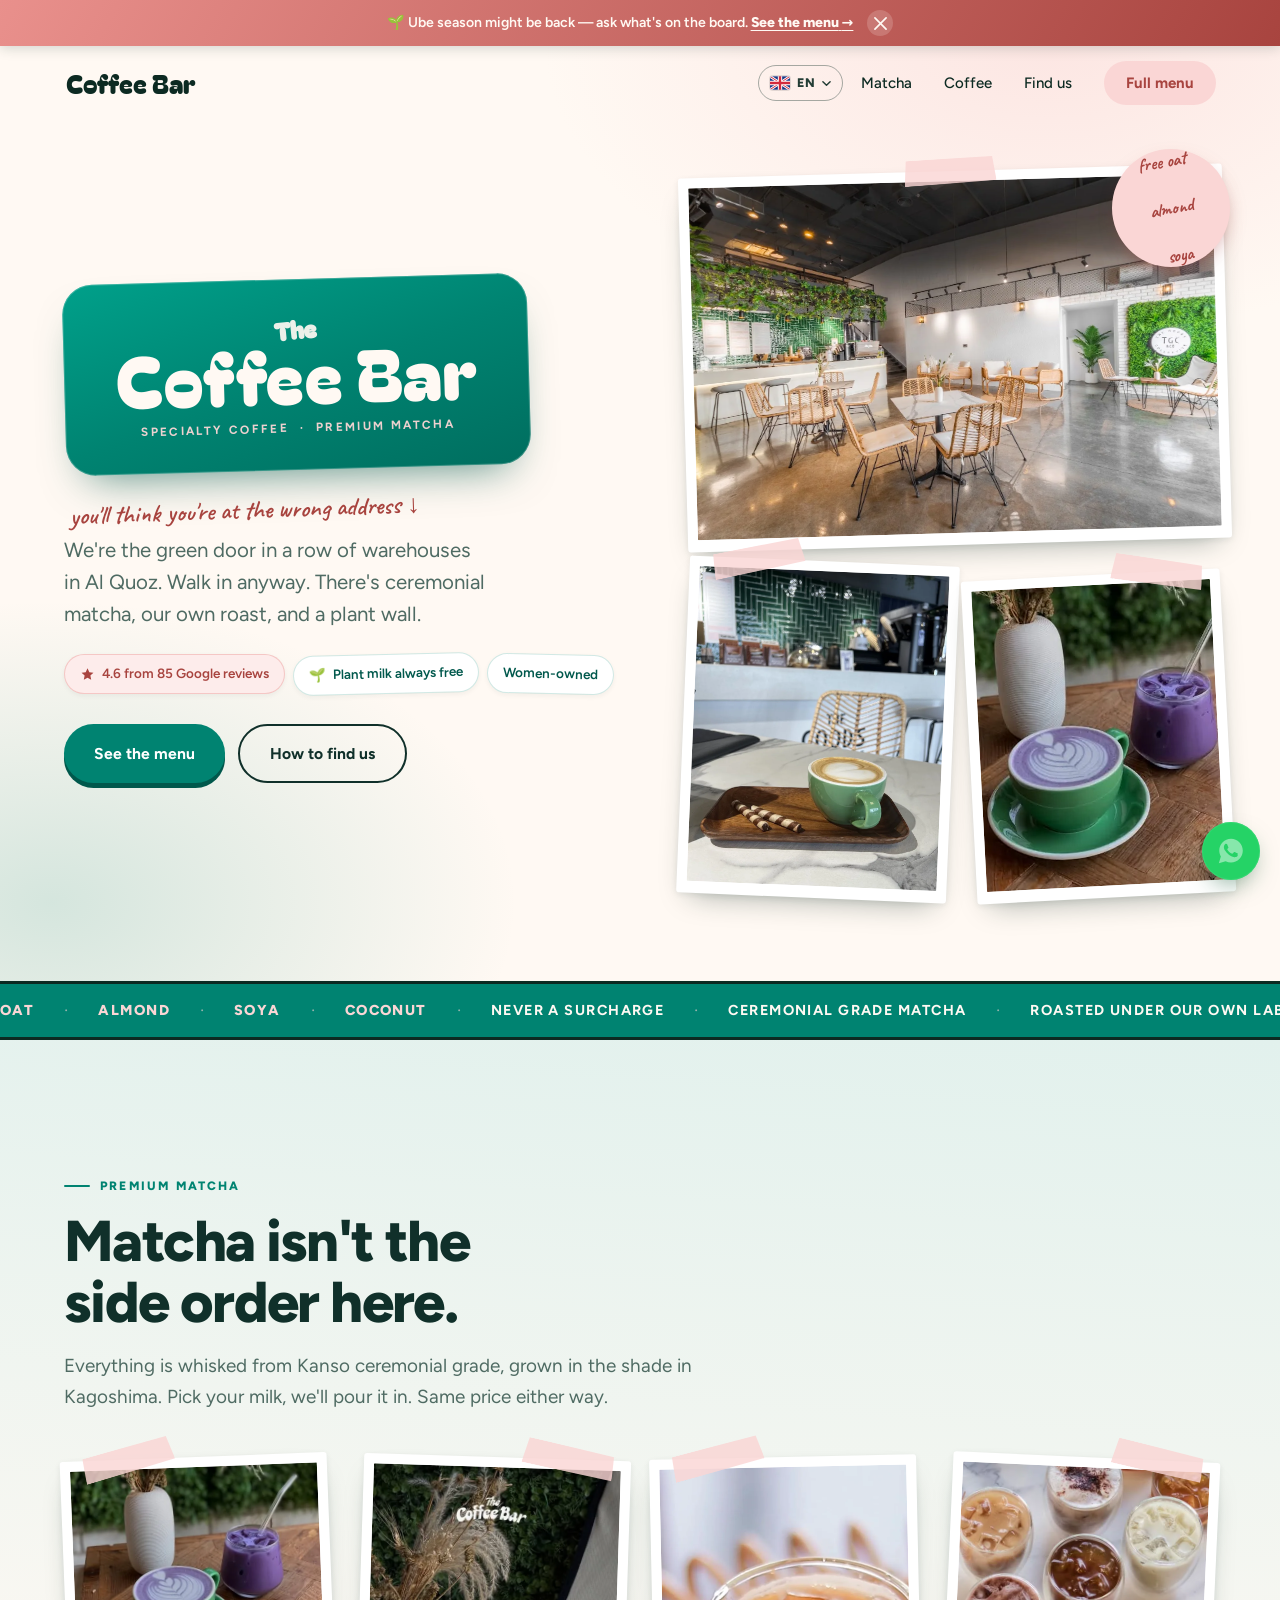
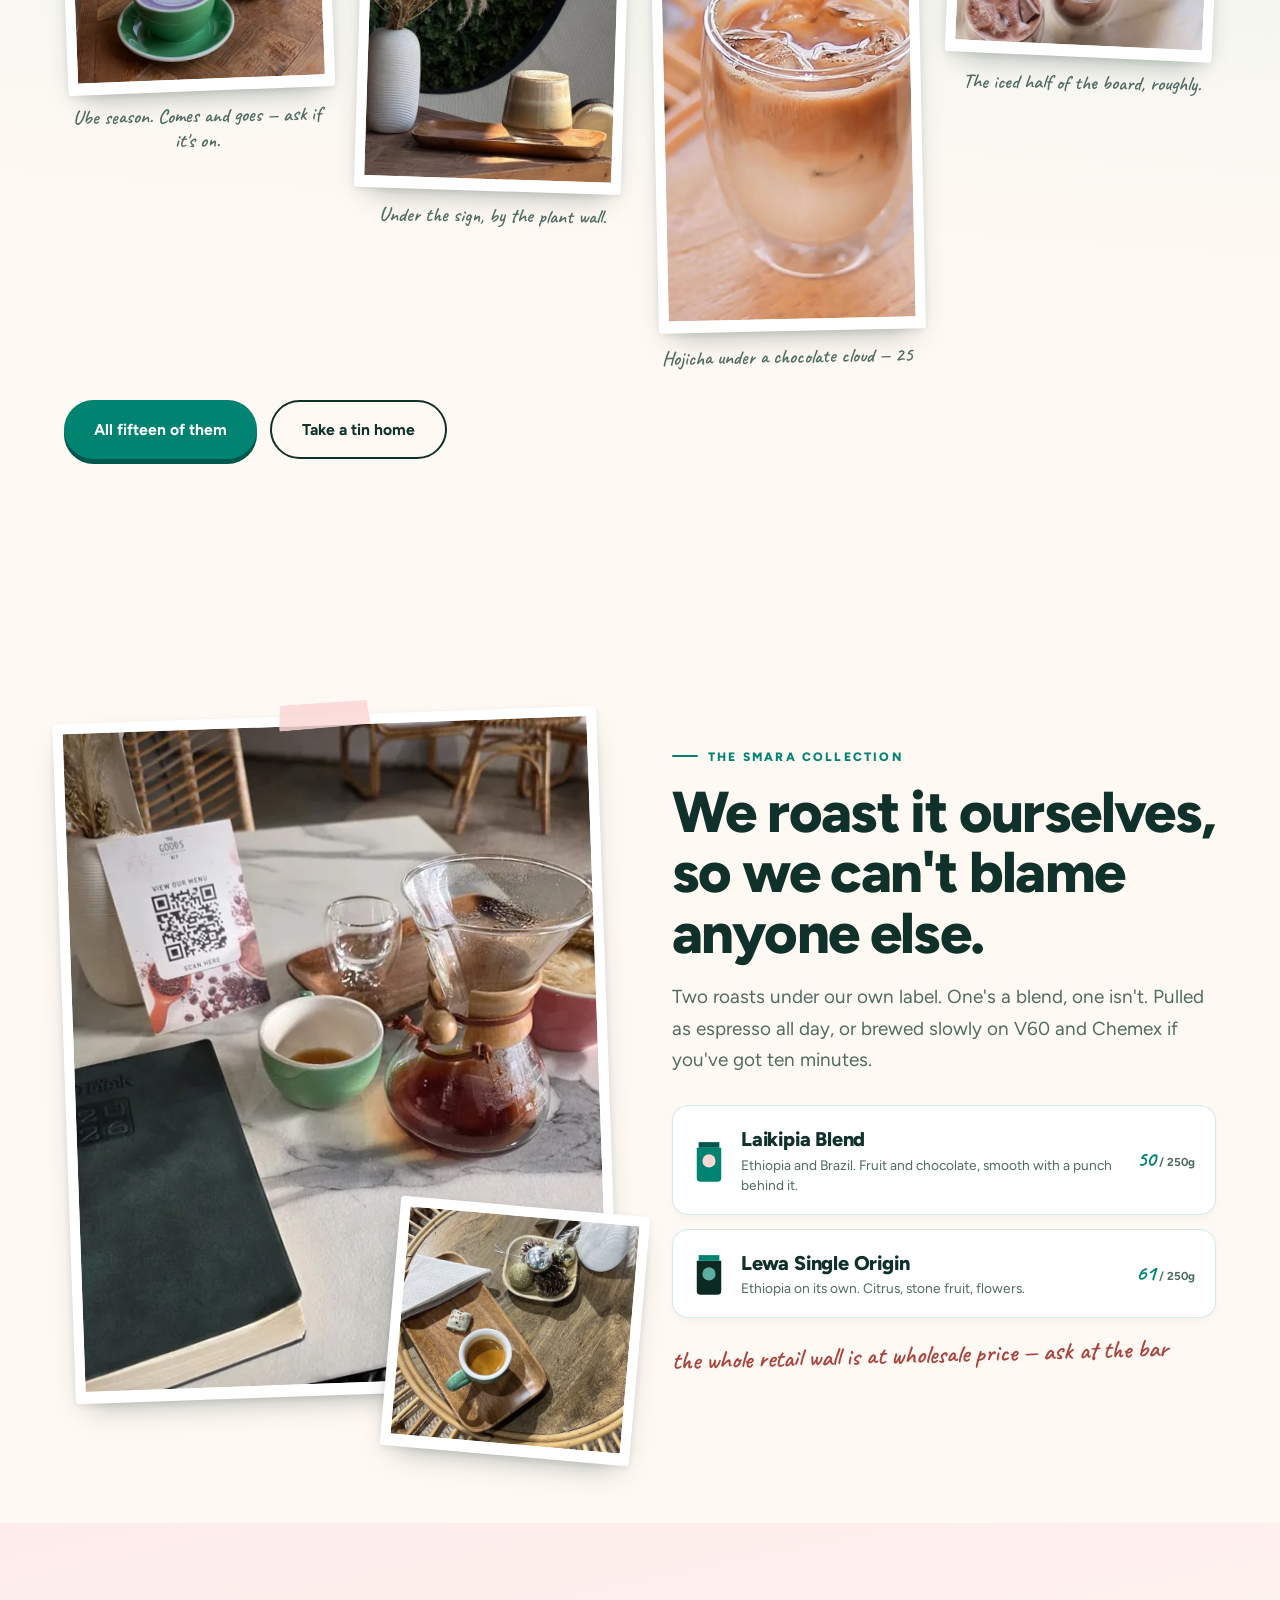
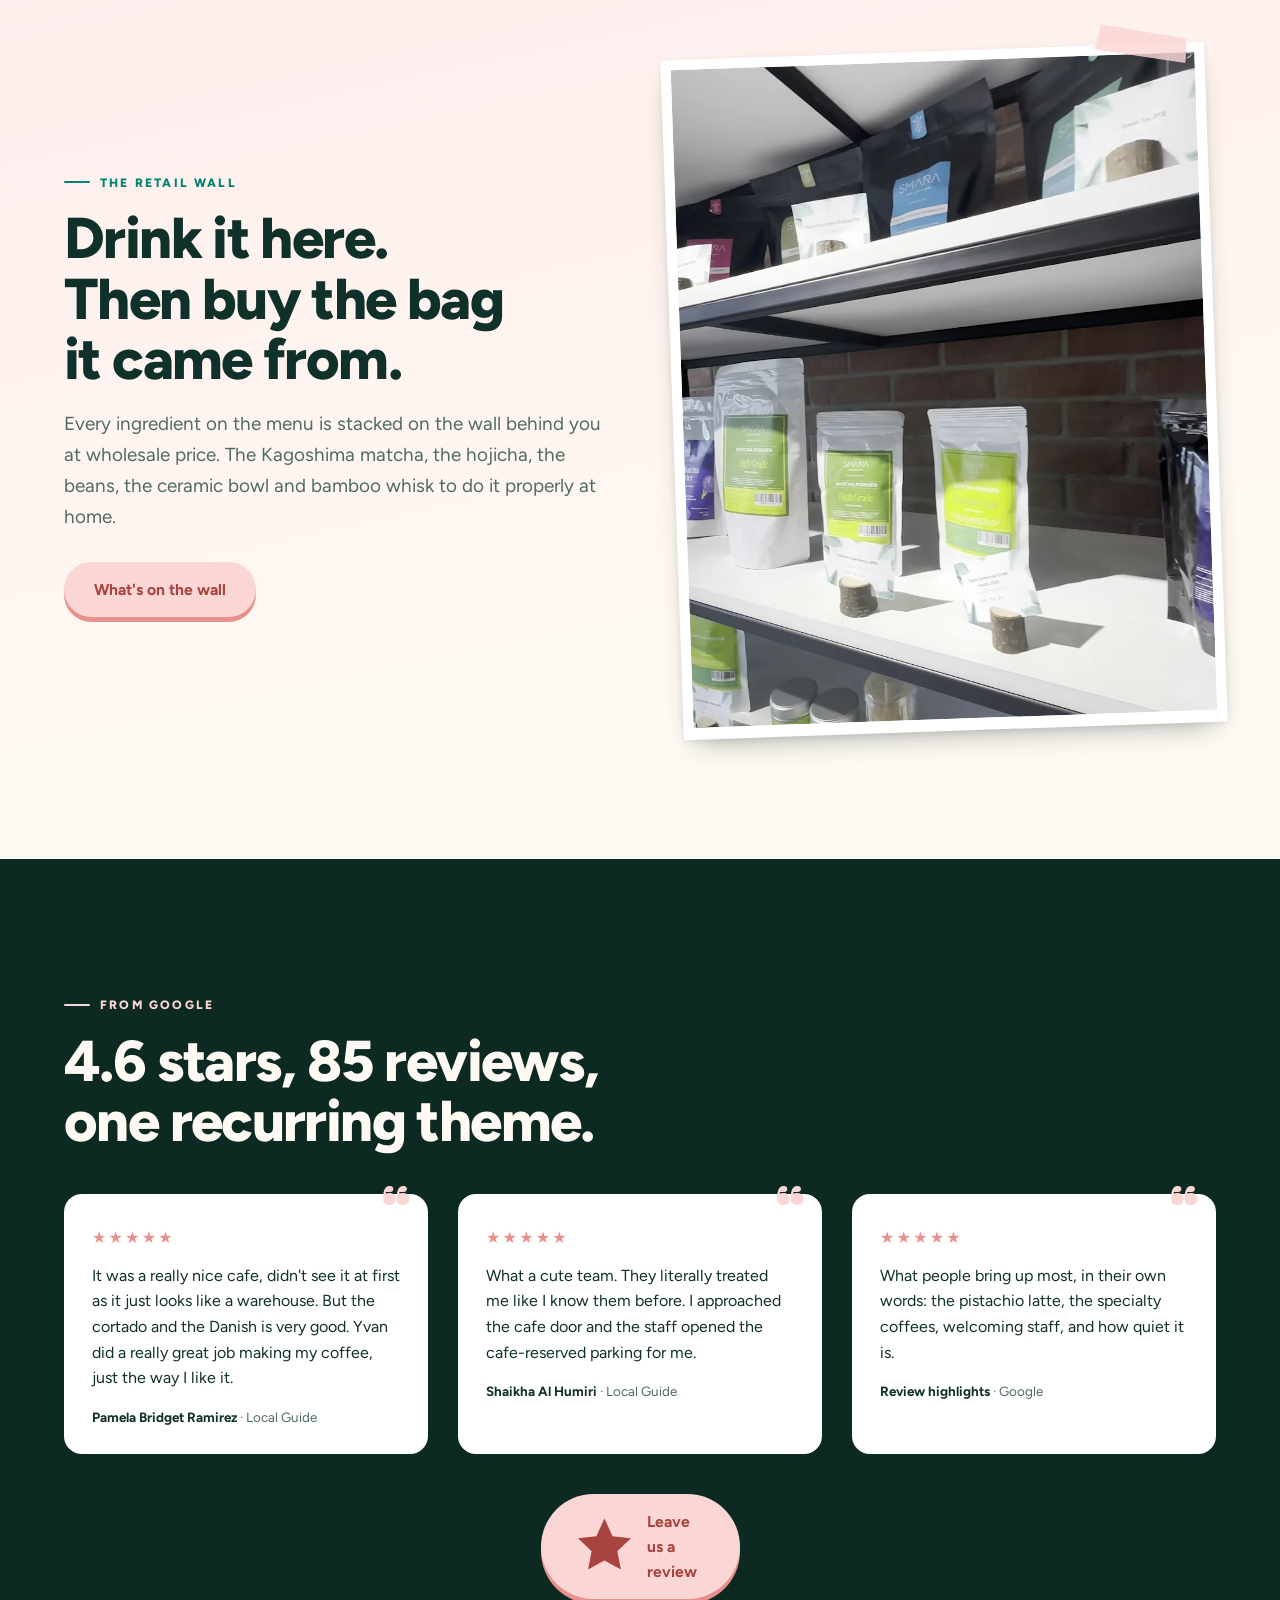
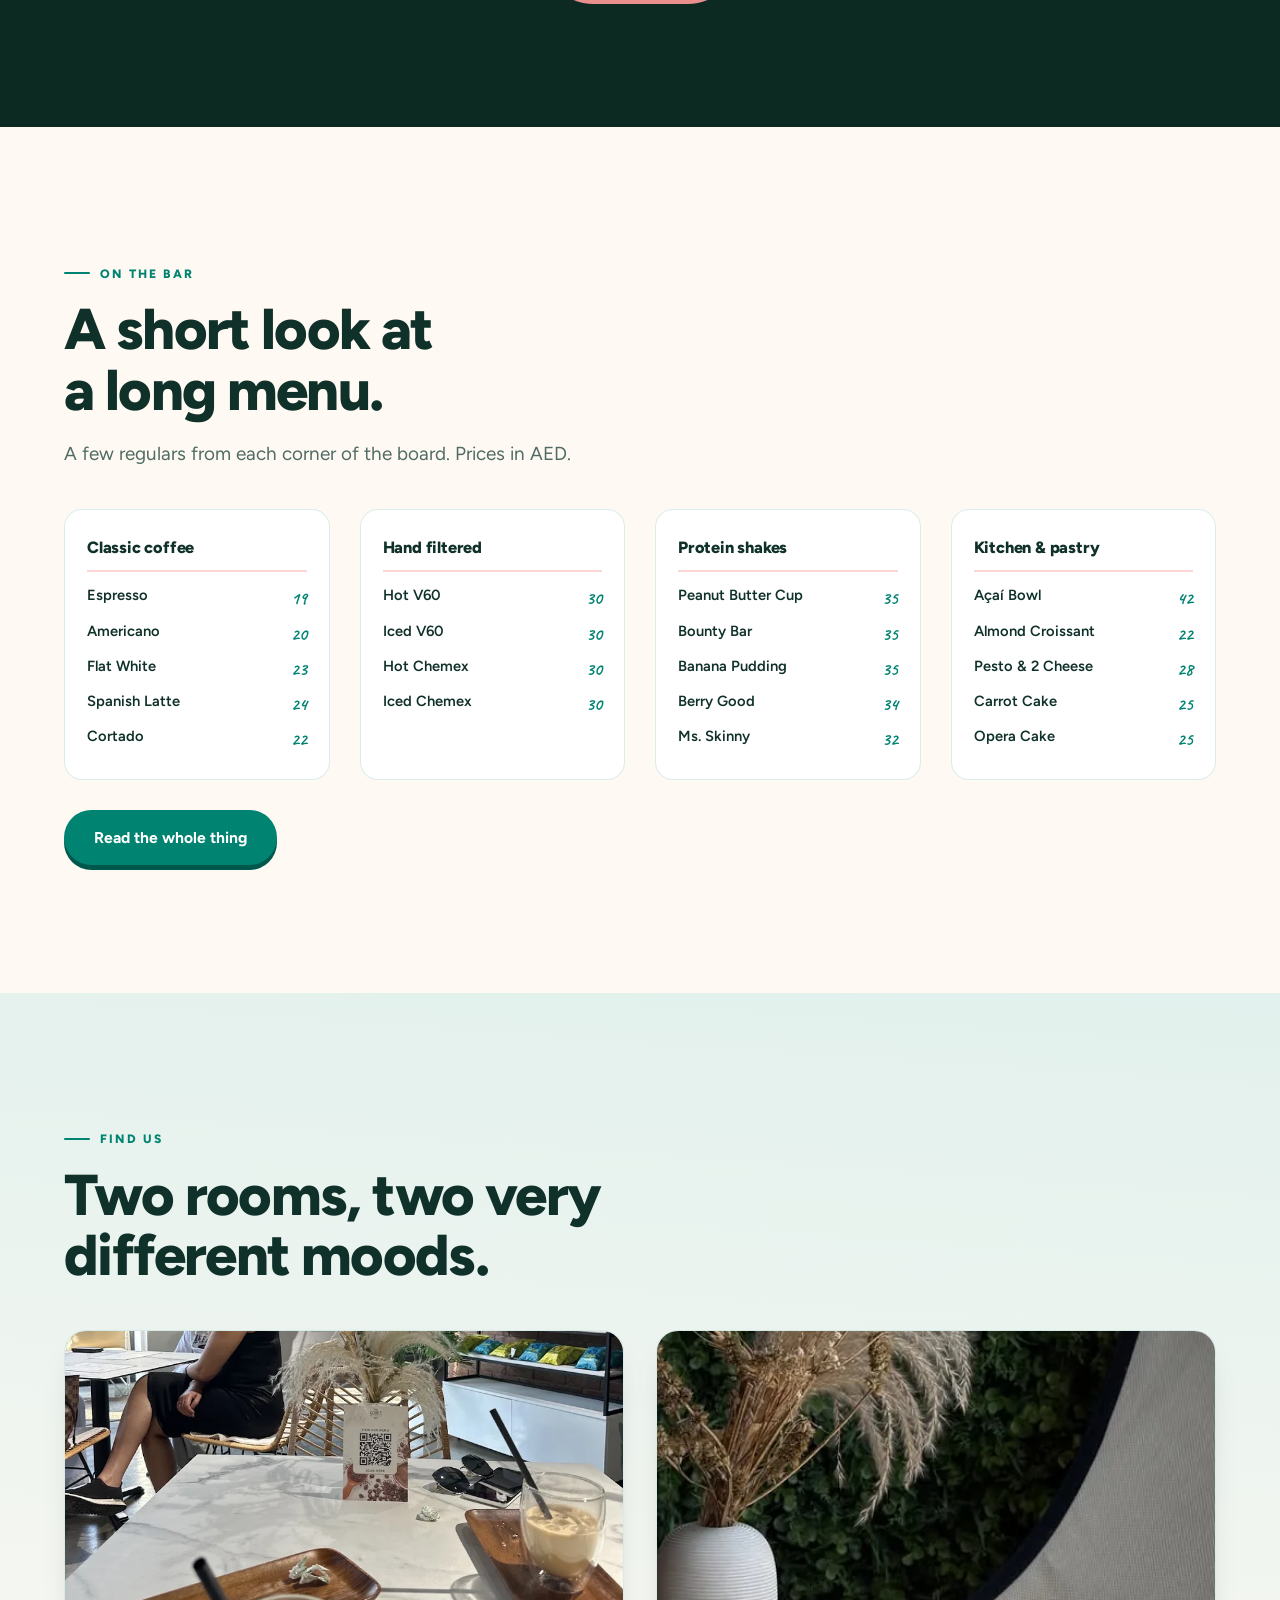
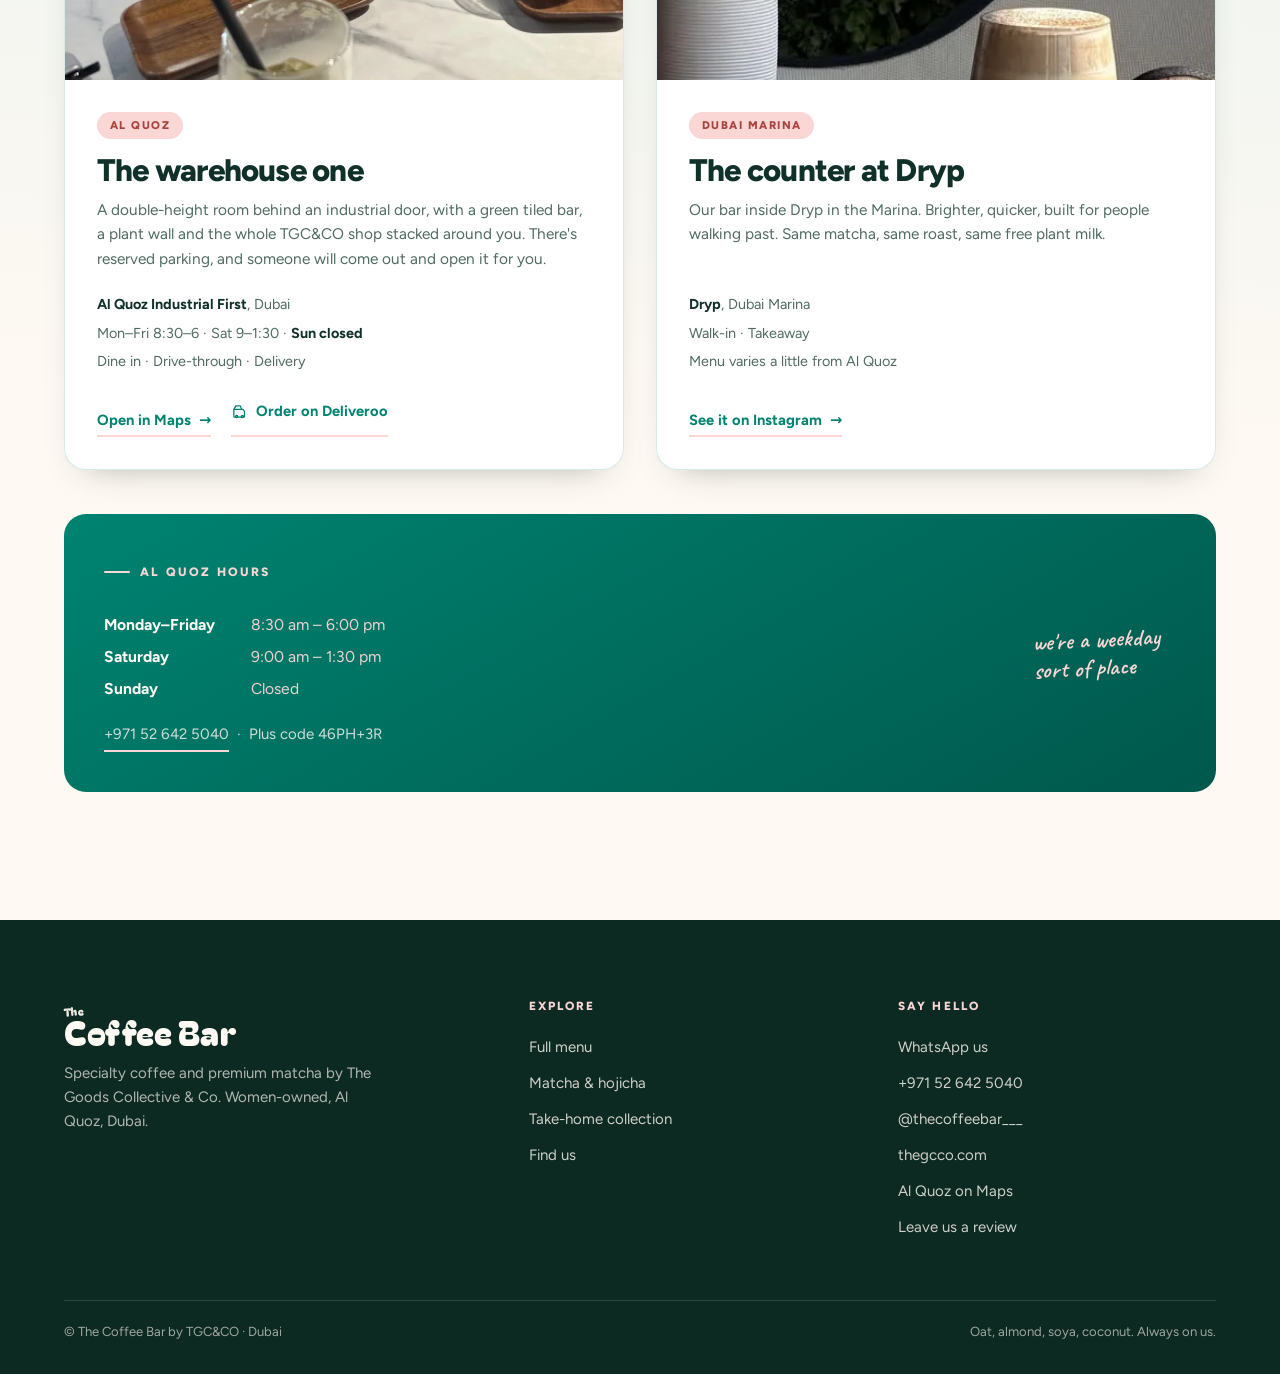
<file: index.html>
<!DOCTYPE html>
<html lang="en">
<head>
  <meta charset="UTF-8">
  <meta name="viewport" content="width=device-width, initial-scale=1.0">
  <title>The Coffee Bar — Specialty Coffee &amp; Ceremonial Matcha, Al Quoz Dubai</title>
  <meta name="description" content="A specialty coffee and matcha bar hidden inside a warehouse in Al Quoz, plus a counter at Dryp in Dubai Marina. Ceremonial-grade matcha, our own Smara roast, and plant-based milk on the house.">
  <meta name="theme-color" content="#008371">
  <meta property="og:type" content="website">
  <meta property="og:title" content="The Coffee Bar — Al Quoz &amp; Dubai Marina">
  <meta property="og:description" content="It looks like a warehouse from the road. Inside: ceremonial matcha, our own roast, and free plant milk in everything.">
  <meta property="og:image" content="images/shop-room.jpg">
  <meta name="twitter:card" content="summary_large_image">
  <script type="application/ld+json">
  {
    "@context": "https://schema.org",
    "@type": "CafeOrCoffeeShop",
    "name": "The Coffee Bar by TGC&CO",
    "servesCuisine": ["Specialty Coffee", "Matcha"],
    "priceRange": "AED 50-100",
    "telephone": "+971 52 642 5040",
    "url": "https://www.thegcco.com/",
    "image": "images/shop-room.jpg",
    "aggregateRating": { "@type": "AggregateRating", "ratingValue": "4.6", "reviewCount": "85" },
    "address": {
      "@type": "PostalAddress",
      "streetAddress": "Al Quoz Industrial First",
      "addressLocality": "Dubai",
      "addressCountry": "AE"
    },
    "geo": { "@type": "GeoCoordinates", "latitude": 25.1351474, "longitude": 55.2295625 },
    "openingHoursSpecification": [
      { "@type": "OpeningHoursSpecification", "dayOfWeek": ["Monday","Tuesday","Wednesday","Thursday","Friday"], "opens": "08:30", "closes": "18:00" },
      { "@type": "OpeningHoursSpecification", "dayOfWeek": "Saturday", "opens": "09:00", "closes": "13:30" }
    ],
    "sameAs": ["https://www.instagram.com/thecoffeebar___/", "https://www.thegcco.com/"]
  }
  </script>
  <link rel="icon" href="data:image/svg+xml,%3Csvg xmlns='http://www.w3.org/2000/svg' viewBox='0 0 64 64'%3E%3Crect width='64' height='64' rx='16' fill='%23008371'/%3E%3Cpath d='M32 14c-9 0-15 6-15 14v12a8 8 0 0 0 8 8h14a8 8 0 0 0 8-8V28c0-8-6-14-15-14z' fill='%23FAD6D5'/%3E%3C/svg%3E">
  <link rel="preload" href="fonts/bagel-fat-one-latin-400.woff2" as="font" type="font/woff2" crossorigin>
  <link rel="preload" href="fonts/figtree-latin-300-900.woff2" as="font" type="font/woff2" crossorigin>
  <link rel="preload" href="images/shop-room.webp" as="image" fetchpriority="high">
  <link rel="preload" href="fonts/caveat-latin-400-700.woff2" as="font" type="font/woff2" crossorigin>
  <link rel="preload" href="fonts/cairo-arabic-400-800.woff2" as="font" type="font/woff2" crossorigin>
  <link rel="stylesheet" href="css/style.min.css">
</head>
<body>

<a class="skip-link" href="#main"><span data-i18n="a11y.skipLink">Skip to content</span></a>

<div class="announce" data-announce-id="ube-2026">
  <p class="announce__text">
    🌱 <span data-i18n="announce.text">Ube season might be back — ask what's on the board.</span>
    <a href="menu.html#matcha"><span data-i18n="announce.link">See the menu</span> <span aria-hidden="true" class="find__arrow">→</span></a>
  </p>
  <button type="button" class="announce__close" aria-label="Dismiss">
    <svg viewBox="0 0 14 14" fill="none" stroke="currentColor" stroke-width="1.8" stroke-linecap="round" aria-hidden="true"><path d="M1 1l12 12M13 1L1 13"/></svg>
  </button>
</div>

<header>
  <nav class="nav nav--adaptive" aria-label="Main">
    <a class="nav__logo wordmark" href="index.html" aria-label="The Coffee Bar — home">
      <span class="wordmark__the" aria-hidden="true">The</span>
      <span class="wordmark__name">Coffee Bar</span>
    </a>
    <div class="nav__right">
      <div class="lang" data-lang-switch>
        <button class="lang__btn" type="button" aria-haspopup="true" aria-expanded="false" aria-label="Change language">
          <svg class="lang__flag lang__flag--gb" viewBox="0 0 60 40" aria-hidden="true">
            <rect width="60" height="40" fill="#00247d"/>
            <path d="M0 0 60 40M60 0 0 40" stroke="#fff" stroke-width="8"/>
            <path d="M0 0 60 40M60 0 0 40" stroke="#cf142b" stroke-width="3"/>
            <path d="M30 0V40M0 20H60" stroke="#fff" stroke-width="13"/>
            <path d="M30 0V40M0 20H60" stroke="#cf142b" stroke-width="7"/>
          </svg>
          <svg class="lang__flag lang__flag--ae" viewBox="0 0 60 40" aria-hidden="true">
            <rect width="60" height="40" fill="#fff"/>
            <rect width="60" height="13.33" fill="#00732f"/>
            <rect y="26.67" width="60" height="13.33" fill="#000"/>
            <rect width="15" height="40" fill="#ce1126"/>
          </svg>
          <span class="lang__code">EN</span>
          <svg class="lang__chevron" viewBox="0 0 10 6" fill="none" stroke="currentColor" stroke-width="1.6" stroke-linecap="round" stroke-linejoin="round" aria-hidden="true"><path d="M1 1l4 4 4-4"/></svg>
        </button>
        <div class="lang__menu" role="menu">
          <button type="button" class="lang__opt" data-lang="en" role="menuitem" aria-current="true">
            <svg class="lang__flag lang__flag--gb" viewBox="0 0 60 40" aria-hidden="true">
              <rect width="60" height="40" fill="#00247d"/>
              <path d="M0 0 60 40M60 0 0 40" stroke="#fff" stroke-width="8"/>
              <path d="M0 0 60 40M60 0 0 40" stroke="#cf142b" stroke-width="3"/>
              <path d="M30 0V40M0 20H60" stroke="#fff" stroke-width="13"/>
              <path d="M30 0V40M0 20H60" stroke="#cf142b" stroke-width="7"/>
            </svg>
            <span>English</span>
          </button>
          <button type="button" class="lang__opt" data-lang="ar" role="menuitem" aria-current="false">
            <svg class="lang__flag lang__flag--ae" viewBox="0 0 60 40" aria-hidden="true">
              <rect width="60" height="40" fill="#fff"/>
              <rect width="60" height="13.33" fill="#00732f"/>
              <rect y="26.67" width="60" height="13.33" fill="#000"/>
              <rect width="15" height="40" fill="#ce1126"/>
            </svg>
            <span>العربية</span>
          </button>
        </div>
      </div>
      <button class="nav__toggle" aria-expanded="false" aria-controls="nav-links" aria-label="Open menu">
        <span></span><span></span><span></span>
      </button>
      <div class="nav__links" id="nav-links">
        <a href="#matcha" data-i18n="nav.matcha">Matcha</a>
        <a href="#coffee" data-i18n="nav.coffee">Coffee</a>
        <a href="#find-us" data-i18n="nav.findUs">Find us</a>
        <a class="nav__cta" href="menu.html" data-i18n="nav.fullMenu">Full menu</a>
      </div>
    </div>
  </nav>
</header>

<main id="main">

  <!-- ==================== HERO ==================== -->
  <section class="hero">
    <div class="hero__grid">

      <div class="hero__copy">
        <div class="hero__sign">
          <h1 class="hero__wordmark wordmark">
            <span class="wordmark__the" aria-hidden="true">The</span>
            <span class="wordmark__name" aria-hidden="true">Coffee Bar</span>
            <span class="visually-hidden">The Coffee Bar</span>
          </h1>
          <p class="hero__sign-sub" aria-hidden="true" data-i18n="hero.tagline">Specialty Coffee &nbsp;·&nbsp; Premium Matcha</p>
        </div>

        <p class="scribble hero__scribble" data-i18n="hero.scribble">you'll think you're at the wrong address&nbsp;↓</p>

        <p class="hero__sub" data-i18n="hero.sub">
          We're the green door in a row of warehouses in Al Quoz. Walk in anyway. There's
          ceremonial matcha, our own roast, and a plant wall.
        </p>

        <div class="hero__facts">
          <span class="hero__fact hero__fact--star">
            <svg viewBox="0 0 24 24" fill="currentColor" aria-hidden="true"><path d="M12 2l2.9 6.3 6.6.8-4.9 4.6 1.3 6.6L12 17l-5.9 3.3 1.3-6.6L2.5 9.1l6.6-.8z"/></svg>
            <span data-i18n="hero.fact.rating">4.6 from 85 Google reviews</span>
          </span>
          <span class="hero__fact">🌱 <span data-i18n="hero.fact.milk">Plant milk always free</span></span>
          <span class="hero__fact" data-i18n="hero.fact.women">Women-owned</span>
        </div>

        <div class="hero__actions">
          <a class="btn btn--primary" href="menu.html" data-i18n="hero.cta.menu">See the menu</a>
          <a class="btn btn--ghost" href="#find-us" data-i18n="hero.cta.find">How to find us</a>
        </div>
      </div>

      <div class="hero__shots">
        <span class="hero__stamp" aria-hidden="true"><span data-i18n="hero.stamp.l1">free oat</span><br><span data-i18n="hero.stamp.l2">almond</span><br><span data-i18n="hero.stamp.l3">soya</span></span>

        <figure class="snap snap--big">
          <picture>
            <source srcset="images/shop-room.webp" type="image/webp">
            <img src="images/shop-room.jpg" alt="The Coffee Bar's room in Al Quoz: a green herringbone-tiled counter under trailing plants, rattan chairs and marble tables on polished concrete" width="1600" height="1037" fetchpriority="high" decoding="async">
          </picture>
        </figure>

        <figure class="snap snap--a snap--tape-l">
          <picture>
            <source srcset="images/latte-cup.webp" type="image/webp">
            <img src="images/latte-cup.jpg" alt="A latte with rosetta art in a sage-green ceramic cup on a wooden tray" width="900" height="1200" loading="lazy" decoding="async">
          </picture>
        </figure>

        <figure class="snap snap--b snap--tape-r">
          <picture>
            <source srcset="images/ube.webp" type="image/webp">
            <img src="images/ube.jpg" alt="Ube matcha latte in a green cup beside an iced ube latte on a herringbone wooden table" width="900" height="823" loading="lazy" decoding="async">
          </picture>
        </figure>
      </div>

    </div>
  </section>

  <!-- ==================== TICKER ==================== -->
  <div class="ticker" aria-hidden="true">
    <div class="ticker__track">
      <div class="ticker__group">
        <span><b data-i18n="ticker.oat">Oat</b></span><i>·</i><span><b data-i18n="ticker.almond">Almond</b></span><i>·</i><span><b data-i18n="ticker.soya">Soya</b></span><i>·</i><span><b data-i18n="ticker.coconut">Coconut</b></span><i>·</i>
        <span data-i18n="ticker.surcharge">Never a surcharge</span><i>·</i><span data-i18n="ticker.ceremonial">Ceremonial grade matcha</span><i>·</i><span data-i18n="ticker.roasted">Roasted under our own label</span><i>·</i>
        <span data-i18n="ticker.closed">Closed Sundays</span><i>·</i>
      </div>
      <div class="ticker__group">
        <span><b data-i18n="ticker.oat">Oat</b></span><i>·</i><span><b data-i18n="ticker.almond">Almond</b></span><i>·</i><span><b data-i18n="ticker.soya">Soya</b></span><i>·</i><span><b data-i18n="ticker.coconut">Coconut</b></span><i>·</i>
        <span data-i18n="ticker.surcharge">Never a surcharge</span><i>·</i><span data-i18n="ticker.ceremonial">Ceremonial grade matcha</span><i>·</i><span data-i18n="ticker.roasted">Roasted under our own label</span><i>·</i>
        <span data-i18n="ticker.closed">Closed Sundays</span><i>·</i>
      </div>
    </div>
  </div>
  <p class="visually-hidden" data-i18n="ticker.a11y">Oat, almond, soya and coconut milk are included in every drink at no extra cost.</p>

  <!-- ==================== MATCHA ==================== -->
  <section class="section section--wash" id="matcha">
    <div class="section__inner">
      <p class="eyebrow reveal" data-i18n="matcha.eyebrow">Premium matcha</p>
      <h2 class="h2 reveal" style="--delay:60ms" data-i18n="matcha.h2">Matcha isn't the side order here.</h2>
      <p class="lede reveal" style="--delay:110ms" data-i18n="matcha.lede">
        Everything is whisked from Kanso ceremonial grade, grown in the shade in Kagoshima. Pick
        your milk, we'll pour it in. Same price either way.
      </p>

      <div class="drinks">

        <figure class="drink reveal">
          <div class="snap snap--tape-l">
            <picture>
              <source srcset="images/ube.webp" type="image/webp">
              <img src="images/ube.jpg" alt="Ube matcha latte in a green ceramic cup beside an iced ube latte on a herringbone wooden table" width="900" height="823" loading="lazy" decoding="async">
            </picture>
          </div>
          <figcaption class="drink__cap" data-i18n="matcha.cap1">Ube season. Comes and goes — ask if it's on.</figcaption>
        </figure>

        <figure class="drink reveal" style="--delay:80ms">
          <div class="snap snap--tape-r">
            <picture>
              <source srcset="images/sign-latte.webp" type="image/webp">
              <img src="images/sign-latte.jpg" alt="A latte on a wooden tray in front of the plant wall, under The Coffee Bar's lit sign" width="512" height="640" loading="lazy" decoding="async">
            </picture>
          </div>
          <figcaption class="drink__cap" data-i18n="matcha.cap2">Under the sign, by the plant wall.</figcaption>
        </figure>

        <figure class="drink reveal" style="--delay:160ms">
          <div class="snap snap--tape-l">
            <picture>
              <source srcset="images/iced-latte.webp" type="image/webp">
              <img src="images/iced-latte.jpg" alt="A layered iced hojicha latte in a double-walled glass on a wooden board" width="788" height="1400" loading="lazy" decoding="async">
            </picture>
          </div>
          <figcaption class="drink__cap" data-i18n="matcha.cap3">Hojicha under a chocolate cloud — 25</figcaption>
        </figure>

        <figure class="drink reveal" style="--delay:240ms">
          <div class="snap snap--tape-r">
            <picture>
              <source srcset="images/drinks-lineup.webp" type="image/webp">
              <img src="images/drinks-lineup.jpg" alt="A lineup of iced drinks in double-walled glasses on a marble counter beside a bamboo matcha whisk" width="900" height="777" loading="lazy" decoding="async">
            </picture>
          </div>
          <figcaption class="drink__cap" data-i18n="matcha.cap4">The iced half of the board, roughly.</figcaption>
        </figure>

      </div>

      <div class="hero__actions">
        <a class="btn btn--primary" href="menu.html#matcha" data-i18n="matcha.cta1">All fifteen of them</a>
        <a class="btn btn--ghost" href="menu.html#retail" data-i18n="matcha.cta2">Take a tin home</a>
      </div>
    </div>
  </section>

  <!-- ==================== COFFEE ==================== -->
  <section class="section section--paper" id="coffee">
    <div class="section__inner split">
      <div class="split__media reveal">
        <figure class="snap">
          <picture>
            <source srcset="images/chemex.webp" type="image/webp">
            <img src="images/chemex.jpg" alt="A Chemex of filter coffee brewing on a marble table beside a pink cup and a green cup" width="900" height="675" loading="lazy" decoding="async">
          </picture>
        </figure>
        <figure class="snap snap--sm snap--notape">
          <picture>
            <source srcset="images/espresso-m.webp" type="image/webp">
            <img src="images/espresso-m.jpg" alt="An espresso in a sage-green cup on a wooden tray" width="500" height="667" loading="lazy" decoding="async">
          </picture>
        </figure>
      </div>

      <div>
        <p class="eyebrow reveal" data-i18n="coffee.eyebrow">The Smara Collection</p>
        <h2 class="h2 reveal" style="--delay:60ms" data-i18n="coffee.h2">We roast it ourselves, so we can't blame anyone else.</h2>
        <p class="lede reveal" style="--delay:110ms" data-i18n="coffee.lede">
          Two roasts under our own label. One's a blend, one isn't. Pulled as espresso all day,
          or brewed slowly on V60 and Chemex if you've got ten minutes.
        </p>

        <div class="blends">
          <article class="blend reveal" style="--delay:60ms">
            <svg class="blend__bag" viewBox="0 0 34 46" aria-hidden="true">
              <path d="M4 10h26v32a4 4 0 0 1-4 4H8a4 4 0 0 1-4-4z" fill="#008371"/>
              <path d="M6 4h22v6H6z" fill="#00584C"/>
              <circle cx="17" cy="24" r="7" fill="#FAD6D5"/>
            </svg>
            <div>
              <h3 class="blend__name" data-i18n="coffee.blend1.name">Laikipia Blend</h3>
              <p class="blend__notes" data-i18n="coffee.blend1.notes">Ethiopia and Brazil. Fruit and chocolate, smooth with a punch behind it.</p>
            </div>
            <p class="blend__price">50<span style="font-size:.72rem;font-family:var(--font-sans);color:var(--ink-soft)"> <span data-i18n="unit.per250g">/ 250g</span></span></p>
          </article>

          <article class="blend reveal" style="--delay:140ms">
            <svg class="blend__bag" viewBox="0 0 34 46" aria-hidden="true">
              <path d="M4 10h26v32a4 4 0 0 1-4 4H8a4 4 0 0 1-4-4z" fill="#0C2A22"/>
              <path d="M6 4h22v6H6z" fill="#008371"/>
              <circle cx="17" cy="24" r="7" fill="#5CAEA0"/>
            </svg>
            <div>
              <h3 class="blend__name" data-i18n="coffee.blend2.name">Lewa Single Origin</h3>
              <p class="blend__notes" data-i18n="coffee.blend2.notes">Ethiopia on its own. Citrus, stone fruit, flowers.</p>
            </div>
            <p class="blend__price">61<span style="font-size:.72rem;font-family:var(--font-sans);color:var(--ink-soft)"> <span data-i18n="unit.per250g">/ 250g</span></span></p>
          </article>
        </div>

        <p class="scribble reveal" style="--delay:200ms;margin-top:22px;transform:rotate(-1.5deg)" data-i18n="coffee.scribble">
          the whole retail wall is at wholesale price — ask at the bar
        </p>
      </div>
    </div>
  </section>

  <!-- ==================== RETAIL ==================== -->
  <section class="section section--blush">
    <div class="section__inner split split--flip">
      <div class="split__media reveal">
        <figure class="snap snap--tape-r">
          <picture>
            <source srcset="images/retail-wall.webp" type="image/webp">
            <img src="images/retail-wall.jpg" alt="Shelves of Smara matcha powder pouches, tins and a bamboo whisk on the retail wall" width="788" height="1400" loading="lazy" decoding="async">
          </picture>
        </figure>
      </div>
      <div>
        <p class="eyebrow reveal" data-i18n="retail.eyebrow">The retail wall</p>
        <h2 class="h2 reveal" style="--delay:60ms" data-i18n="retail.h2">Drink it here. Then buy the bag it came from.</h2>
        <p class="lede reveal" style="--delay:110ms" data-i18n="retail.lede">
          Every ingredient on the menu is stacked on the wall behind you at wholesale price. The
          Kagoshima matcha, the hojicha, the beans, the ceramic bowl and bamboo whisk to do it
          properly at home.
        </p>
        <div class="hero__actions">
          <a class="btn btn--blush" href="menu.html#retail" data-i18n="retail.cta">What's on the wall</a>
        </div>
      </div>
    </div>
  </section>

  <!-- ==================== REVIEWS ==================== -->
  <section class="section section--teal">
    <div class="section__inner">
      <p class="eyebrow reveal" data-i18n="reviews.eyebrow">From Google</p>
      <h2 class="h2 reveal" style="--delay:60ms" data-i18n="reviews.h2">4.6 stars, 85 reviews, one recurring theme.</h2>

      <div class="reviews">
        <blockquote class="review reveal">
          <span class="review__mark" aria-hidden="true">“</span>
          <span class="review__stars" role="img" aria-label="Rated 5 out of 5">★★★★★</span>
          <p class="review__text" data-i18n="reviews.r1.text">It was a really nice cafe, didn't see it at first as it just looks like a warehouse. But the cortado and the Danish is very good. Yvan did a really great job making my coffee, just the way I like it.</p>
          <footer class="review__by"><cite>Pamela Bridget Ramirez</cite> · <span data-i18n="reviews.localGuide">Local Guide</span></footer>
        </blockquote>

        <blockquote class="review reveal" style="--delay:110ms">
          <span class="review__mark" aria-hidden="true">“</span>
          <span class="review__stars" role="img" aria-label="Rated 5 out of 5">★★★★★</span>
          <p class="review__text" data-i18n="reviews.r2.text">What a cute team. They literally treated me like I know them before. I approached the cafe door and the staff opened the cafe-reserved parking for me.</p>
          <footer class="review__by"><cite>Shaikha Al Humiri</cite> · <span data-i18n="reviews.localGuide">Local Guide</span></footer>
        </blockquote>

        <blockquote class="review reveal" style="--delay:220ms">
          <span class="review__mark" aria-hidden="true">“</span>
          <span class="review__stars" role="img" aria-label="Most mentioned in reviews">★★★★★</span>
          <p class="review__text" data-i18n="reviews.r3.text">What people bring up most, in their own words: the pistachio latte, the specialty coffees, welcoming staff, and how quiet it is.</p>
          <footer class="review__by"><cite data-i18n="reviews.r3.by">Review highlights</cite> · Google</footer>
        </blockquote>
      </div>

      <div class="review-cta">
        <a class="btn btn--blush" href="https://search.google.com/local/writereview?placeid=0x3e5f696a040b1a93:0xa934e3b20c97d26d" target="_blank" rel="noopener">
          <svg viewBox="0 0 24 24" fill="currentColor" aria-hidden="true"><path d="M12 2l2.9 6.3 6.6.8-4.9 4.6 1.3 6.6L12 17l-5.9 3.3 1.3-6.6L2.5 9.1l6.6-.8z"/></svg>
          <span data-i18n="reviews.cta">Leave us a review</span>
        </a>
      </div>
    </div>
  </section>

  <!-- ==================== MENU PREVIEW ==================== -->
  <section class="section section--paper">
    <div class="section__inner">
      <p class="eyebrow reveal" data-i18n="mpreview.eyebrow">On the bar</p>
      <h2 class="h2 reveal" style="--delay:60ms" data-i18n="mpreview.h2">A short look at a long menu.</h2>
      <p class="lede reveal" style="--delay:110ms" data-i18n="mpreview.lede">A few regulars from each corner of the board. Prices in AED.</p>

      <div class="mpreview__grid">
        <div class="mcat reveal">
          <h3 class="mcat__title" data-i18n="mpreview.cat1.title">Classic coffee</h3>
          <ul class="mcat__items">
            <li><b data-i18n="m.hot.i1.name">Espresso</b><span>19</span></li>
            <li><b data-i18n="m.hot.i3.name">Americano</b><span>20</span></li>
            <li><b data-i18n="m.hot.i7.name">Flat White</b><span>23</span></li>
            <li><b data-i18n="m.hot.i11.name">Spanish Latte</b><span>24</span></li>
            <li><b data-i18n="m.hot.i5.name">Cortado</b><span>22</span></li>
          </ul>
        </div>
        <div class="mcat reveal" style="--delay:90ms">
          <h3 class="mcat__title" data-i18n="mpreview.cat2.title">Hand filtered</h3>
          <ul class="mcat__items">
            <li><b data-i18n="mpreview.hotV60">Hot V60</b><span>30</span></li>
            <li><b data-i18n="mpreview.icedV60">Iced V60</b><span>30</span></li>
            <li><b data-i18n="mpreview.hotChemex">Hot Chemex</b><span>30</span></li>
            <li><b data-i18n="mpreview.icedChemex">Iced Chemex</b><span>30</span></li>
          </ul>
        </div>
        <div class="mcat reveal" style="--delay:180ms">
          <h3 class="mcat__title" data-i18n="mpreview.cat3.title">Protein shakes</h3>
          <ul class="mcat__items">
            <li><b data-i18n="m.protein.i4.name">Peanut Butter Cup</b><span>35</span></li>
            <li><b data-i18n="m.protein.i5.name">Bounty Bar</b><span>35</span></li>
            <li><b data-i18n="m.protein.i6.name">Banana Pudding</b><span>35</span></li>
            <li><b data-i18n="m.protein.i2.name">Berry Good</b><span>34</span></li>
            <li><b data-i18n="m.protein.i1.name">Ms. Skinny</b><span>32</span></li>
          </ul>
        </div>
        <div class="mcat reveal" style="--delay:270ms">
          <h3 class="mcat__title" data-i18n="mpreview.cat4.title">Kitchen &amp; pastry</h3>
          <ul class="mcat__items">
            <li><b data-i18n="m.food.i1.name">Açaí Bowl</b><span>42</span></li>
            <li><b data-i18n="m.food.i3.name">Almond Croissant</b><span>22</span></li>
            <li><b data-i18n="mpreview.pesto2cheese">Pesto &amp; 2 Cheese</b><span>28</span></li>
            <li><b data-i18n="m.food.i9.name">Carrot Cake</b><span>25</span></li>
            <li><b data-i18n="m.food.i11.name">Opera Cake</b><span>25</span></li>
          </ul>
        </div>
      </div>

      <div class="hero__actions">
        <a class="btn btn--primary" href="menu.html" data-i18n="mpreview.cta">Read the whole thing</a>
      </div>
    </div>
  </section>

  <!-- ==================== FIND US ==================== -->
  <section class="section section--wash" id="find-us">
    <div class="section__inner">
      <p class="eyebrow reveal" data-i18n="find.eyebrow">Find us</p>
      <h2 class="h2 reveal" style="--delay:60ms" data-i18n="find.h2">Two rooms, two very different moods.</h2>

      <div class="spots">

        <article class="spot reveal">
          <div class="spot__media">
            <picture>
              <source srcset="images/counter.webp" type="image/webp">
              <img src="images/counter.jpg" alt="Marble tables and iced drinks in front of the Al Quoz retail wall of matcha and coffee pouches" width="900" height="648" loading="lazy" decoding="async">
            </picture>
          </div>
          <div class="spot__body">
            <span class="spot__tag" data-i18n="find.alquoz.tag">Al Quoz</span>
            <h3 class="spot__name" data-i18n="find.alquoz.name">The warehouse one</h3>
            <p class="spot__desc" data-i18n="find.alquoz.desc">
              A double-height room behind an industrial door, with a green tiled bar, a plant wall
              and the whole TGC&amp;CO shop stacked around you. There's reserved parking, and someone
              will come out and open it for you.
            </p>
            <div class="spot__meta">
              <p><b data-i18n="find.alquoz.addr1">Al Quoz Industrial First</b><span data-i18n="find.alquoz.addr2">, Dubai</span></p>
              <p><span data-i18n="find.alquoz.hours">Mon–Fri 8:30–6 · Sat 9–1:30 ·</span> <b data-i18n="find.alquoz.sunClosed">Sun closed</b></p>
              <p data-i18n="find.alquoz.services">Dine in · Drive-through · Delivery</p>
            </div>
            <div class="spot__actions">
              <a class="spot__link" href="https://maps.app.goo.gl/ADb9mDDAnhF79cJw7" target="_blank" rel="noopener">
                <span data-i18n="find.alquoz.link">Open in Maps</span> <span aria-hidden="true" class="find__arrow">→</span>
              </a>
              <a class="platform-link" href="https://deliveroo.ae/menu/Dubai/al-quoz-1/coffee-bar-by-the-goods-collective" target="_blank" rel="noopener">
                <svg viewBox="0 0 24 24" fill="none" stroke="currentColor" stroke-width="1.8" stroke-linecap="round" stroke-linejoin="round" aria-hidden="true">
                  <path d="M4 9h13l2 3v7a1 1 0 0 1-1 1H5a1 1 0 0 1-1-1z"/>
                  <path d="M4 9l3-5h6l2 5"/>
                  <circle cx="8" cy="19" r="1.6"/><circle cx="16" cy="19" r="1.6"/>
                </svg>
                <span data-i18n="find.alquoz.deliveroo">Order on Deliveroo</span>
              </a>
            </div>
          </div>
        </article>

        <article class="spot reveal" style="--delay:110ms">
          <div class="spot__media">
            <picture>
              <source srcset="images/sign-latte.webp" type="image/webp">
              <img src="images/sign-latte.jpg" alt="A latte on a wooden tray in front of the plant wall and The Coffee Bar's lit sign" width="512" height="640" loading="lazy" decoding="async">
            </picture>
          </div>
          <div class="spot__body">
            <span class="spot__tag" data-i18n="find.marina.tag">Dubai Marina</span>
            <h3 class="spot__name" data-i18n="find.marina.name">The counter at Dryp</h3>
            <p class="spot__desc" data-i18n="find.marina.desc">
              Our bar inside Dryp in the Marina. Brighter, quicker, built for people walking past.
              Same matcha, same roast, same free plant milk.
            </p>
            <div class="spot__meta">
              <p><b>Dryp</b><span data-i18n="find.marina.addr2">, Dubai Marina</span></p>
              <p data-i18n="find.marina.services">Walk-in · Takeaway</p>
              <p data-i18n="find.marina.note">Menu varies a little from Al Quoz</p>
            </div>
            <div class="spot__actions">
              <a class="spot__link" href="https://www.instagram.com/thecoffeebar___/" target="_blank" rel="noopener">
                <span data-i18n="find.marina.link">See it on Instagram</span> <span aria-hidden="true" class="find__arrow">→</span>
              </a>
            </div>
          </div>
        </article>

      </div>

      <div class="hours reveal">
        <div>
          <p class="eyebrow" style="color:var(--blush)" data-i18n="hours.eyebrow">Al Quoz hours</p>
          <ul class="hours__list">
            <li><b data-i18n="hours.weekday">Monday–Friday</b><span data-i18n="hours.weekdayTime">8:30 am – 6:00 pm</span></li>
            <li><b data-i18n="hours.saturday">Saturday</b><span data-i18n="hours.saturdayTime">9:00 am – 1:30 pm</span></li>
            <li><b data-i18n="hours.sunday">Sunday</b><span data-i18n="hours.closed">Closed</span></li>
          </ul>
          <p style="margin-top:18px;font-size:.94rem;color:rgba(255,249,243,.8)">
            <a href="tel:+971526425040" style="display:inline-block;border-bottom:2px solid var(--blush);padding:3px 0 4px">+971 52 642 5040</a>
            &nbsp;·&nbsp; <span data-i18n="hours.plusCode">Plus code 46PH+3R</span>
          </p>
        </div>
        <p class="hours__note" data-i18n="hours.note">we're a weekday sort of place</p>
      </div>
    </div>
  </section>

</main>

<footer class="footer">
  <div class="footer__inner">
    <div>
      <p class="footer__wordmark wordmark">
        <span class="wordmark__the" aria-hidden="true">The</span>
        <span class="wordmark__name">Coffee Bar</span>
      </p>
      <p class="footer__tag" data-i18n="home.footer.tag">Specialty coffee and premium matcha by The Goods Collective &amp; Co. Women-owned, Al Quoz, Dubai.</p>
    </div>
    <div>
      <h2 class="footer__h" data-i18n="home.footer.explore">Explore</h2>
      <ul class="footer__list">
        <li><a href="menu.html" data-i18n="nav.fullMenu">Full menu</a></li>
        <li><a href="menu.html#matcha" data-i18n="home.footer.matchaHojicha">Matcha &amp; hojicha</a></li>
        <li><a href="menu.html#retail" data-i18n="menuPage.footer.takeHome">Take-home collection</a></li>
        <li><a href="#find-us" data-i18n="nav.findUs">Find us</a></li>
      </ul>
    </div>
    <div>
      <h2 class="footer__h" data-i18n="home.footer.sayHello">Say hello</h2>
      <ul class="footer__list">
        <li><a href="https://wa.me/971526425040" target="_blank" rel="noopener" data-i18n="home.footer.whatsapp">WhatsApp us</a></li>
        <li><a href="tel:+971526425040">+971 52 642 5040</a></li>
        <li><a href="https://www.instagram.com/thecoffeebar___/" target="_blank" rel="noopener">@thecoffeebar___</a></li>
        <li><a href="https://www.thegcco.com/" target="_blank" rel="noopener">thegcco.com</a></li>
        <li><a href="https://maps.app.goo.gl/ADb9mDDAnhF79cJw7" target="_blank" rel="noopener" data-i18n="menuPage.footer.mapsLink">Al Quoz on Maps</a></li>
        <li><a href="https://search.google.com/local/writereview?placeid=0x3e5f696a040b1a93:0xa934e3b20c97d26d" target="_blank" rel="noopener" data-i18n="reviews.cta">Leave us a review</a></li>
      </ul>
    </div>
  </div>
  <div class="footer__bottom">
    <span data-i18n="common.copyright">© The Coffee Bar by TGC&amp;CO · Dubai</span>
    <span data-i18n="home.footer.bottomNote">Oat, almond, soya, coconut. Always on us.</span>
  </div>
</footer>

<a class="whatsapp-fab" href="https://wa.me/971526425040?text=Hi!%20I%20have%20a%20question%20about%20The%20Coffee%20Bar" target="_blank" rel="noopener" aria-label="Chat on WhatsApp">
  <span class="whatsapp-fab__ping" aria-hidden="true"></span>
  <svg viewBox="0 0 32 32" fill="#fff" aria-hidden="true">
    <path d="M16.03 3C9.1 3 3.47 8.63 3.47 15.56c0 2.24.59 4.42 1.7 6.35L3 29l7.27-2.11a12.5 12.5 0 0 0 5.75 1.4h.01c6.93 0 12.56-5.63 12.56-12.56C28.6 8.8 22.97 3 16.03 3zm7.36 17.72c-.31.87-1.53 1.6-2.5 1.8-.68.14-1.55.25-4.52-.97-3.8-1.57-6.24-5.44-6.43-5.7-.19-.26-1.53-2.04-1.53-3.89 0-1.85.94-2.75 1.28-3.13.31-.35.68-.44.9-.44.23 0 .45 0 .65.01.21.01.49-.08.76.58.31.75 1.05 2.6 1.14 2.79.09.19.15.41.03.66-.12.25-.18.4-.36.62-.18.22-.38.49-.54.66-.18.19-.37.39-.16.75.21.37.94 1.55 2.02 2.51 1.39 1.24 2.56 1.62 2.93 1.8.37.19.58.16.8-.09.22-.25.93-1.08 1.18-1.45.25-.37.5-.31.83-.19.34.12 2.18 1.03 2.55 1.21.37.19.62.28.71.44.09.16.09.9-.22 1.77z"/>
  </svg>
</a>

<script src="js/i18n.min.js" defer></script>
<script src="js/main.min.js" defer></script>
</body>
</html>
</file>
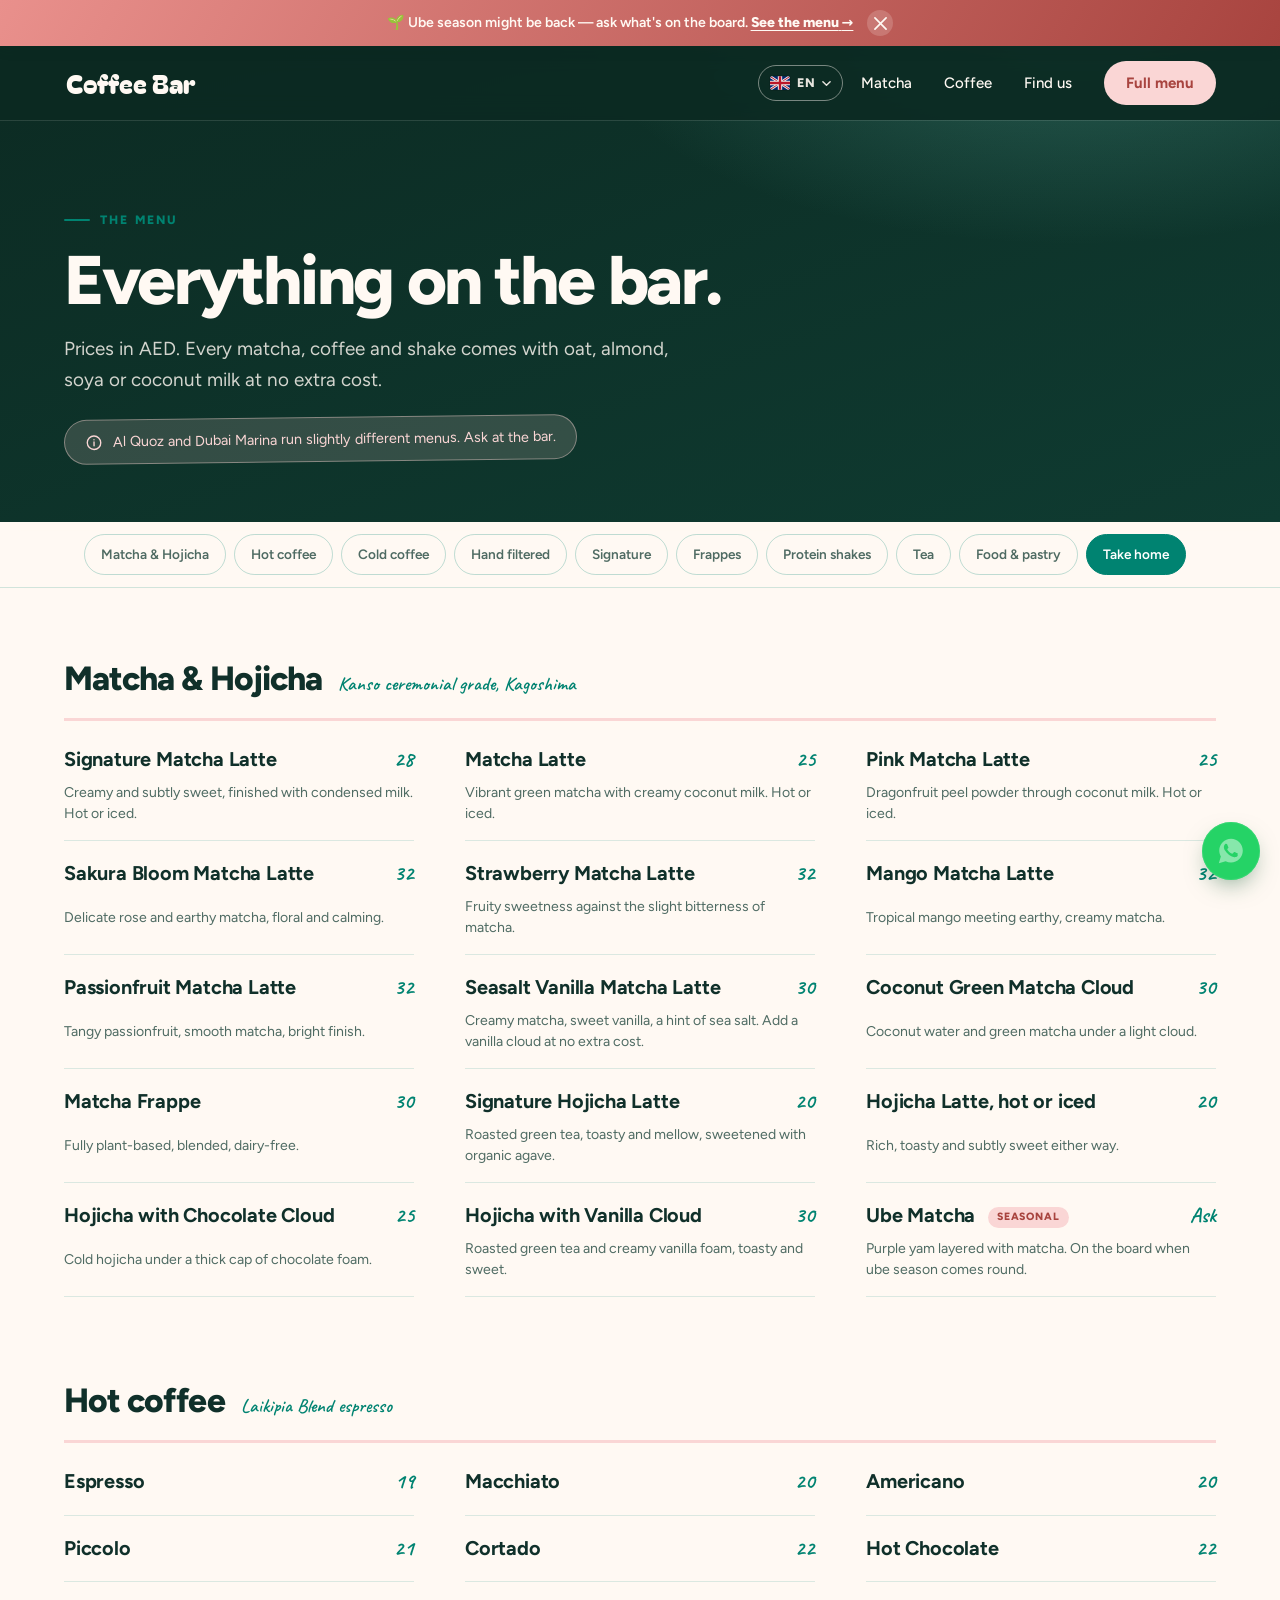
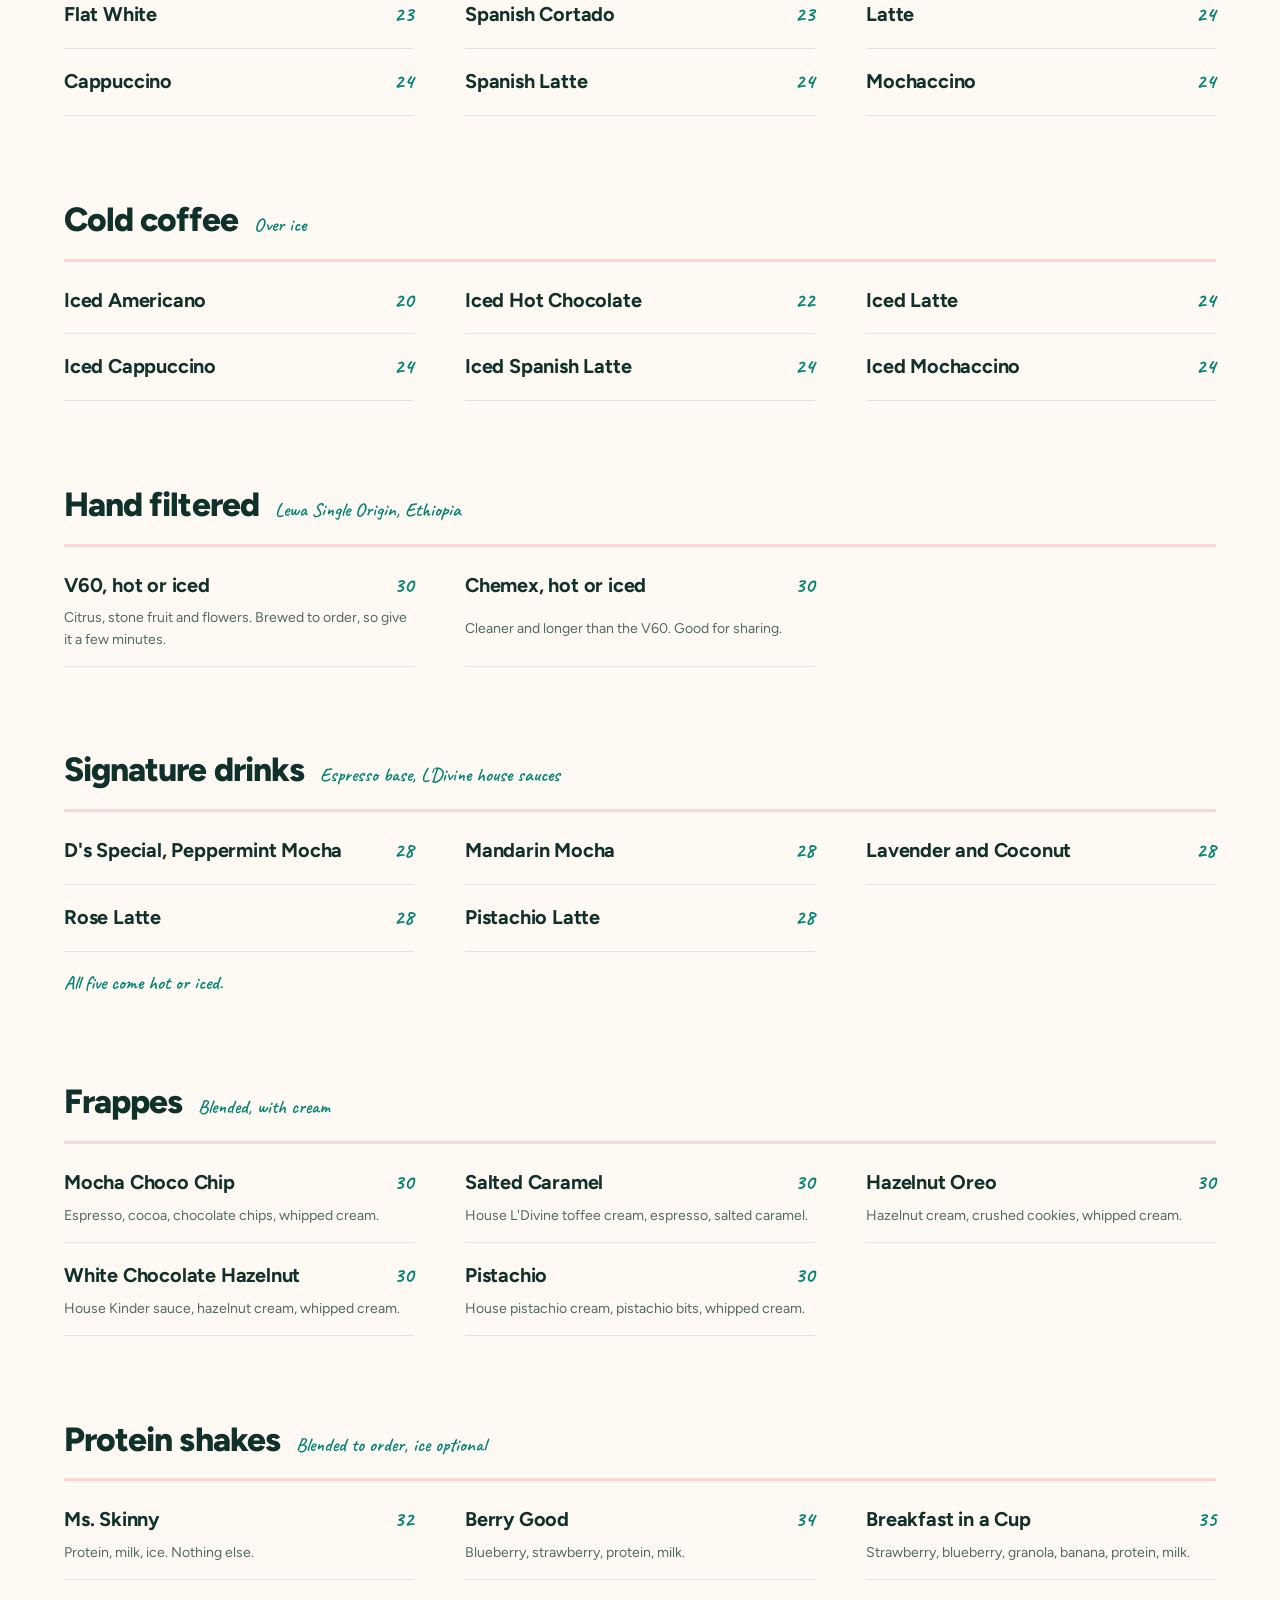
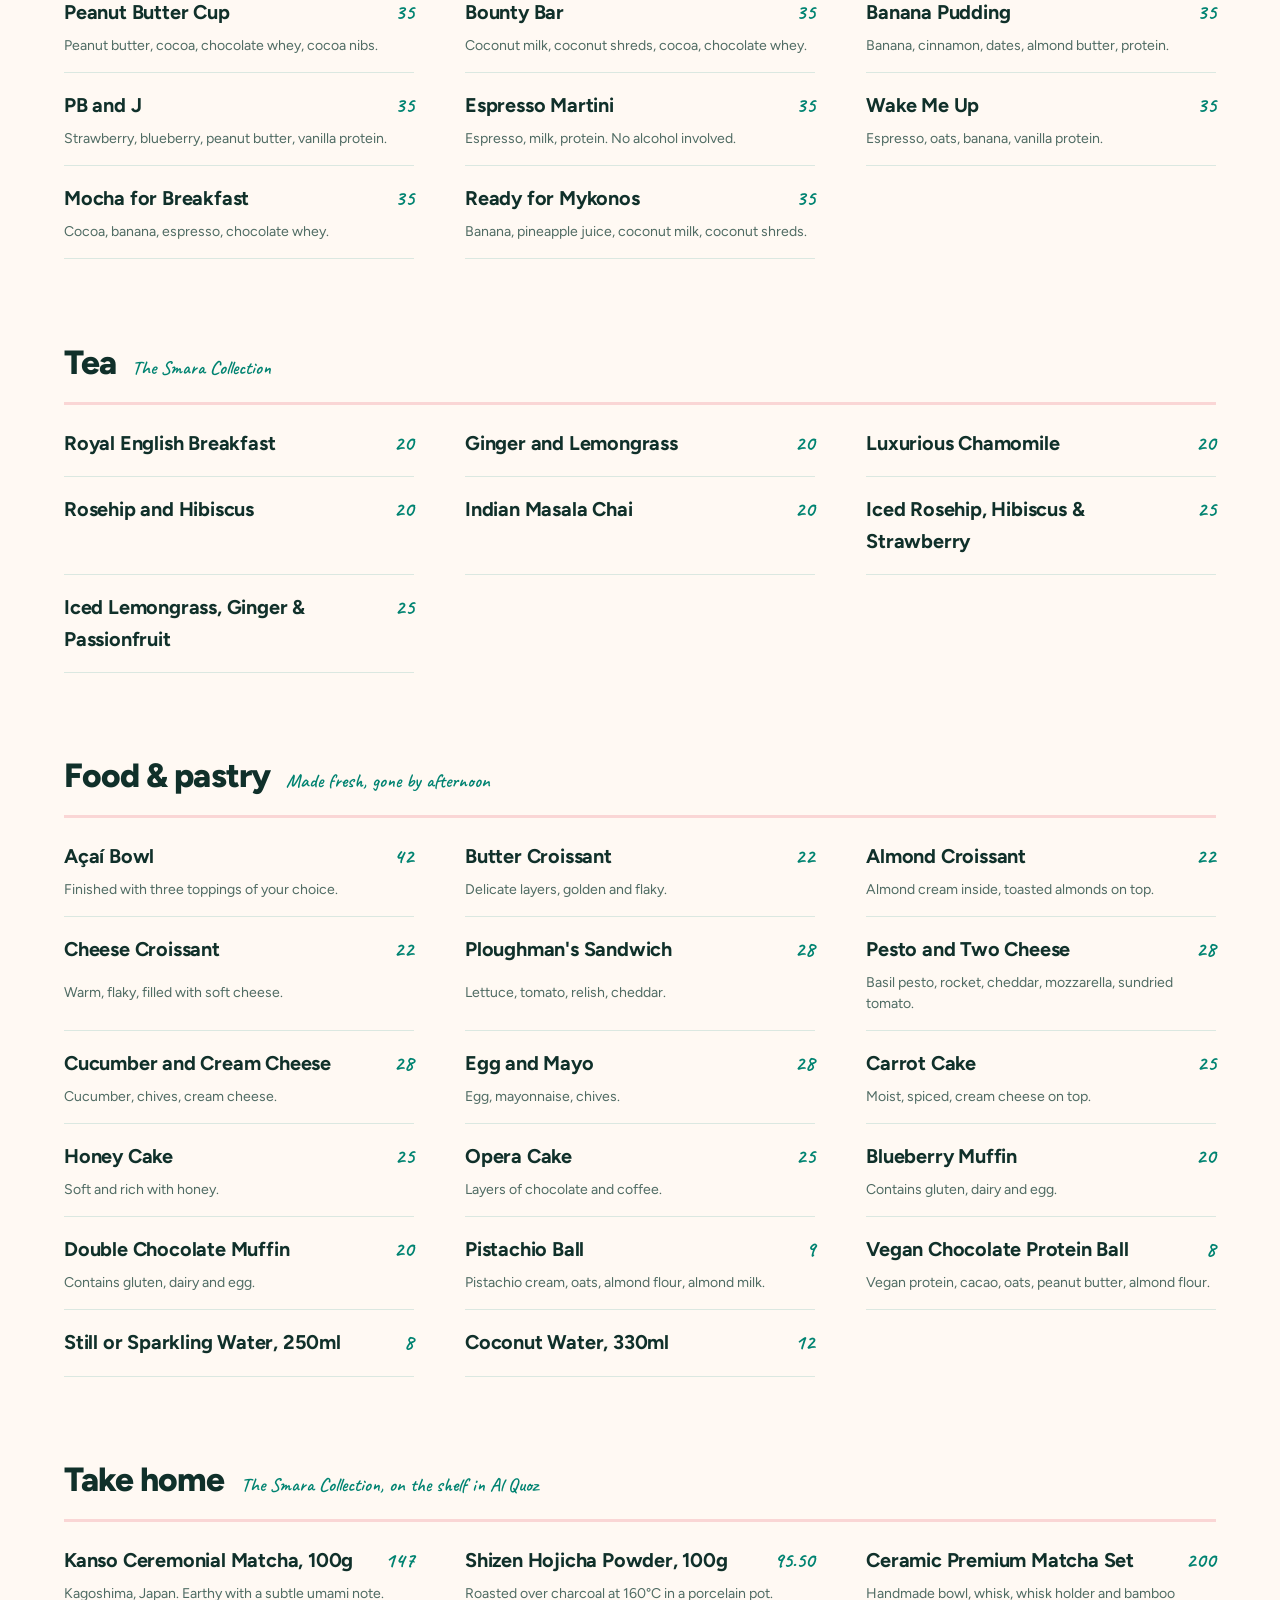
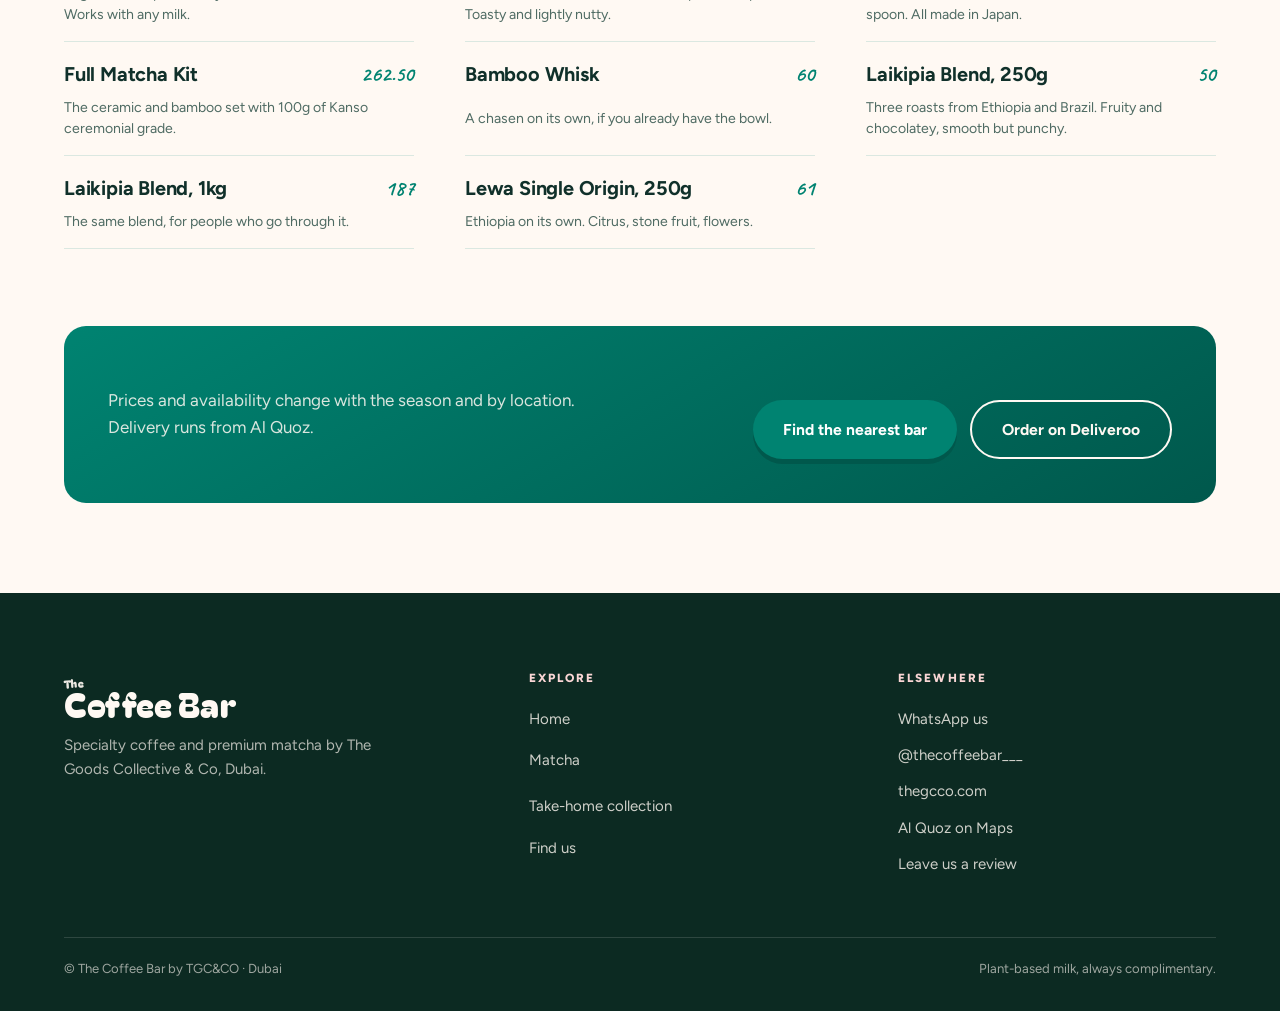
<file: menu.html>
<!DOCTYPE html>
<html lang="en">
<head>
  <meta charset="UTF-8">
  <meta name="viewport" content="width=device-width, initial-scale=1.0">
  <title>Menu — The Coffee Bar, Dubai</title>
  <meta name="description" content="The full Coffee Bar menu: ceremonial matcha and hojicha, espresso, V60 and Chemex, protein shakes, pastry and the Smara Collection to take home. Plant-based milk always included.">
  <meta name="theme-color" content="#008371">
  <meta property="og:type" content="website">
  <meta property="og:title" content="Menu — The Coffee Bar, Dubai">
  <meta property="og:description" content="Ceremonial matcha, hojicha, espresso, hand-filtered coffee, protein shakes and pastry. Plant-based milk always included.">
  <link rel="icon" href="data:image/svg+xml,%3Csvg xmlns='http://www.w3.org/2000/svg' viewBox='0 0 64 64'%3E%3Crect width='64' height='64' rx='16' fill='%23008371'/%3E%3Cpath d='M32 14c-9 0-15 6-15 14v12a8 8 0 0 0 8 8h14a8 8 0 0 0 8-8V28c0-8-6-14-15-14z' fill='%23FAD6D5'/%3E%3C/svg%3E">
  <link rel="preload" href="fonts/bagel-fat-one-latin-400.woff2" as="font" type="font/woff2" crossorigin>
  <link rel="preload" href="fonts/figtree-latin-300-900.woff2" as="font" type="font/woff2" crossorigin>
  <link rel="preload" href="fonts/caveat-latin-400-700.woff2" as="font" type="font/woff2" crossorigin>
  <link rel="preload" href="fonts/cairo-arabic-400-800.woff2" as="font" type="font/woff2" crossorigin>
  <link rel="stylesheet" href="css/style.min.css">
</head>
<body>

<a class="skip-link" href="#main"><span data-i18n="a11y.skipLink">Skip to content</span></a>

<div class="announce" data-announce-id="ube-2026">
  <p class="announce__text">
    🌱 <span data-i18n="announce.text">Ube season might be back — ask what's on the board.</span>
    <a href="#matcha"><span data-i18n="announce.link">See the menu</span> <span aria-hidden="true" class="find__arrow">→</span></a>
  </p>
  <button type="button" class="announce__close" aria-label="Dismiss">
    <svg viewBox="0 0 14 14" fill="none" stroke="currentColor" stroke-width="1.8" stroke-linecap="round" aria-hidden="true"><path d="M1 1l12 12M13 1L1 13"/></svg>
  </button>
</div>

<header>
  <nav class="nav nav--solid" aria-label="Main">
    <a class="nav__logo wordmark" href="index.html" aria-label="The Coffee Bar — home">
      <span class="wordmark__the" aria-hidden="true">The</span>
      <span class="wordmark__name">Coffee Bar</span>
    </a>
    <div class="nav__right">
      <div class="lang" data-lang-switch>
        <button class="lang__btn" type="button" aria-haspopup="true" aria-expanded="false" aria-label="Change language">
          <svg class="lang__flag lang__flag--gb" viewBox="0 0 60 40" aria-hidden="true">
            <rect width="60" height="40" fill="#00247d"/>
            <path d="M0 0 60 40M60 0 0 40" stroke="#fff" stroke-width="8"/>
            <path d="M0 0 60 40M60 0 0 40" stroke="#cf142b" stroke-width="3"/>
            <path d="M30 0V40M0 20H60" stroke="#fff" stroke-width="13"/>
            <path d="M30 0V40M0 20H60" stroke="#cf142b" stroke-width="7"/>
          </svg>
          <svg class="lang__flag lang__flag--ae" viewBox="0 0 60 40" aria-hidden="true">
            <rect width="60" height="40" fill="#fff"/>
            <rect width="60" height="13.33" fill="#00732f"/>
            <rect y="26.67" width="60" height="13.33" fill="#000"/>
            <rect width="15" height="40" fill="#ce1126"/>
          </svg>
          <span class="lang__code">EN</span>
          <svg class="lang__chevron" viewBox="0 0 10 6" fill="none" stroke="currentColor" stroke-width="1.6" stroke-linecap="round" stroke-linejoin="round" aria-hidden="true"><path d="M1 1l4 4 4-4"/></svg>
        </button>
        <div class="lang__menu" role="menu">
          <button type="button" class="lang__opt" data-lang="en" role="menuitem" aria-current="true">
            <svg class="lang__flag lang__flag--gb" viewBox="0 0 60 40" aria-hidden="true">
              <rect width="60" height="40" fill="#00247d"/>
              <path d="M0 0 60 40M60 0 0 40" stroke="#fff" stroke-width="8"/>
              <path d="M0 0 60 40M60 0 0 40" stroke="#cf142b" stroke-width="3"/>
              <path d="M30 0V40M0 20H60" stroke="#fff" stroke-width="13"/>
              <path d="M30 0V40M0 20H60" stroke="#cf142b" stroke-width="7"/>
            </svg>
            <span>English</span>
          </button>
          <button type="button" class="lang__opt" data-lang="ar" role="menuitem" aria-current="false">
            <svg class="lang__flag lang__flag--ae" viewBox="0 0 60 40" aria-hidden="true">
              <rect width="60" height="40" fill="#fff"/>
              <rect width="60" height="13.33" fill="#00732f"/>
              <rect y="26.67" width="60" height="13.33" fill="#000"/>
              <rect width="15" height="40" fill="#ce1126"/>
            </svg>
            <span>العربية</span>
          </button>
        </div>
      </div>
      <button class="nav__toggle" aria-expanded="false" aria-controls="nav-links" aria-label="Open menu">
        <span></span><span></span><span></span>
      </button>
      <div class="nav__links" id="nav-links">
        <a href="index.html#matcha" data-i18n="nav.matcha">Matcha</a>
        <a href="index.html#coffee" data-i18n="nav.coffee">Coffee</a>
        <a href="index.html#find-us" data-i18n="nav.findUs">Find us</a>
        <a class="nav__cta" href="menu.html" aria-current="page" data-i18n="nav.fullMenu">Full menu</a>
      </div>
    </div>
  </nav>
</header>

<main id="main">

  <section class="menu-hero grain">
    <div class="menu-hero__inner">
      <p class="eyebrow" data-i18n="menuPage.eyebrow">The menu</p>
      <h1 data-i18n="menuPage.h1">Everything on the bar.</h1>
      <p class="lede" data-i18n="menuPage.lede">
        Prices in AED. Every matcha, coffee and shake comes with oat, almond, soya or coconut milk
        at no extra cost.
      </p>
      <p class="menu-note">
        <svg viewBox="0 0 24 24" width="18" height="18" fill="none" stroke="currentColor" stroke-width="1.8" stroke-linecap="round" aria-hidden="true">
          <circle cx="12" cy="12" r="9"/><path d="M12 11v5M12 8h.01"/>
        </svg>
        <span data-i18n="menuPage.note">Al Quoz and Dubai Marina run slightly different menus. Ask at the bar.</span>
      </p>
    </div>
  </section>

  <nav class="menu-rail" aria-label="Menu categories">
    <div class="menu-rail__scroll">
      <a href="#matcha" class="is-active"><span data-i18n="rail.matcha">Matcha &amp; Hojicha</span></a>
      <a href="#hot"><span data-i18n="rail.hot">Hot coffee</span></a>
      <a href="#cold"><span data-i18n="rail.cold">Cold coffee</span></a>
      <a href="#filter"><span data-i18n="rail.filter">Hand filtered</span></a>
      <a href="#signature"><span data-i18n="rail.signature">Signature</span></a>
      <a href="#frappes"><span data-i18n="rail.frappes">Frappes</span></a>
      <a href="#protein"><span data-i18n="rail.protein">Protein shakes</span></a>
      <a href="#tea"><span data-i18n="rail.tea">Tea</span></a>
      <a href="#food"><span data-i18n="rail.food">Food &amp; pastry</span></a>
      <a href="#retail"><span data-i18n="rail.retail">Take home</span></a>
    </div>
  </nav>

  <section class="menu-body">
    <div class="menu-body__inner">

      <!-- ===== MATCHA ===== -->
      <section class="mgroup" id="matcha">
        <div class="mgroup__head">
          <h2 class="mgroup__title" data-i18n="m.matcha.title">Matcha &amp; Hojicha</h2>
          <p class="mgroup__sub" data-i18n="m.matcha.sub">Kanso ceremonial grade, Kagoshima</p>
        </div>
        <div class="mlist">
          <article class="mitem">
            <h3 class="mitem__name" data-i18n="m.matcha.i1.name">Signature Matcha Latte</h3><p class="mitem__price">28</p>
            <p class="mitem__desc" data-i18n="m.matcha.i1.desc">Creamy and subtly sweet, finished with condensed milk. Hot or iced.</p>
          </article>
          <article class="mitem">
            <h3 class="mitem__name" data-i18n="m.matcha.i2.name">Matcha Latte</h3><p class="mitem__price">25</p>
            <p class="mitem__desc" data-i18n="m.matcha.i2.desc">Vibrant green matcha with creamy coconut milk. Hot or iced.</p>
          </article>
          <article class="mitem">
            <h3 class="mitem__name" data-i18n="m.matcha.i3.name">Pink Matcha Latte</h3><p class="mitem__price">25</p>
            <p class="mitem__desc" data-i18n="m.matcha.i3.desc">Dragonfruit peel powder through coconut milk. Hot or iced.</p>
          </article>
          <article class="mitem">
            <h3 class="mitem__name" data-i18n="m.matcha.i4.name">Sakura Bloom Matcha Latte</h3><p class="mitem__price">32</p>
            <p class="mitem__desc" data-i18n="m.matcha.i4.desc">Delicate rose and earthy matcha, floral and calming.</p>
          </article>
          <article class="mitem">
            <h3 class="mitem__name" data-i18n="m.matcha.i5.name">Strawberry Matcha Latte</h3><p class="mitem__price">32</p>
            <p class="mitem__desc" data-i18n="m.matcha.i5.desc">Fruity sweetness against the slight bitterness of matcha.</p>
          </article>
          <article class="mitem">
            <h3 class="mitem__name" data-i18n="m.matcha.i6.name">Mango Matcha Latte</h3><p class="mitem__price">32</p>
            <p class="mitem__desc" data-i18n="m.matcha.i6.desc">Tropical mango meeting earthy, creamy matcha.</p>
          </article>
          <article class="mitem">
            <h3 class="mitem__name" data-i18n="m.matcha.i7.name">Passionfruit Matcha Latte</h3><p class="mitem__price">32</p>
            <p class="mitem__desc" data-i18n="m.matcha.i7.desc">Tangy passionfruit, smooth matcha, bright finish.</p>
          </article>
          <article class="mitem">
            <h3 class="mitem__name" data-i18n="m.matcha.i8.name">Seasalt Vanilla Matcha Latte</h3><p class="mitem__price">30</p>
            <p class="mitem__desc" data-i18n="m.matcha.i8.desc">Creamy matcha, sweet vanilla, a hint of sea salt. Add a vanilla cloud at no extra cost.</p>
          </article>
          <article class="mitem">
            <h3 class="mitem__name" data-i18n="m.matcha.i9.name">Coconut Green Matcha Cloud</h3><p class="mitem__price">30</p>
            <p class="mitem__desc" data-i18n="m.matcha.i9.desc">Coconut water and green matcha under a light cloud.</p>
          </article>
          <article class="mitem">
            <h3 class="mitem__name" data-i18n="m.matcha.i10.name">Matcha Frappe</h3><p class="mitem__price">30</p>
            <p class="mitem__desc" data-i18n="m.matcha.i10.desc">Fully plant-based, blended, dairy-free.</p>
          </article>
          <article class="mitem">
            <h3 class="mitem__name" data-i18n="m.matcha.i11.name">Signature Hojicha Latte</h3><p class="mitem__price">20</p>
            <p class="mitem__desc" data-i18n="m.matcha.i11.desc">Roasted green tea, toasty and mellow, sweetened with organic agave.</p>
          </article>
          <article class="mitem">
            <h3 class="mitem__name" data-i18n="m.matcha.i12.name">Hojicha Latte, hot or iced</h3><p class="mitem__price">20</p>
            <p class="mitem__desc" data-i18n="m.matcha.i12.desc">Rich, toasty and subtly sweet either way.</p>
          </article>
          <article class="mitem">
            <h3 class="mitem__name" data-i18n="m.matcha.i13.name">Hojicha with Chocolate Cloud</h3><p class="mitem__price">25</p>
            <p class="mitem__desc" data-i18n="m.matcha.i13.desc">Cold hojicha under a thick cap of chocolate foam.</p>
          </article>
          <article class="mitem">
            <h3 class="mitem__name" data-i18n="m.matcha.i14.name">Hojicha with Vanilla Cloud</h3><p class="mitem__price">30</p>
            <p class="mitem__desc" data-i18n="m.matcha.i14.desc">Roasted green tea and creamy vanilla foam, toasty and sweet.</p>
          </article>
          <article class="mitem">
            <h3 class="mitem__name"><span data-i18n="m.matcha.i15.name">Ube Matcha</span> <span class="mflag" data-i18n="misc.seasonal">Seasonal</span></h3><p class="mitem__price" data-i18n="misc.ask">Ask</p>
            <p class="mitem__desc" data-i18n="m.matcha.i15.desc">Purple yam layered with matcha. On the board when ube season comes round.</p>
          </article>
        </div>
      </section>

      <!-- ===== HOT COFFEE ===== -->
      <section class="mgroup" id="hot">
        <div class="mgroup__head">
          <h2 class="mgroup__title" data-i18n="m.hot.title">Hot coffee</h2>
          <p class="mgroup__sub" data-i18n="m.hot.sub">Laikipia Blend espresso</p>
        </div>
        <div class="mlist">
          <article class="mitem"><h3 class="mitem__name" data-i18n="m.hot.i1.name">Espresso</h3><p class="mitem__price">19</p></article>
          <article class="mitem"><h3 class="mitem__name" data-i18n="m.hot.i2.name">Macchiato</h3><p class="mitem__price">20</p></article>
          <article class="mitem"><h3 class="mitem__name" data-i18n="m.hot.i3.name">Americano</h3><p class="mitem__price">20</p></article>
          <article class="mitem"><h3 class="mitem__name" data-i18n="m.hot.i4.name">Piccolo</h3><p class="mitem__price">21</p></article>
          <article class="mitem"><h3 class="mitem__name" data-i18n="m.hot.i5.name">Cortado</h3><p class="mitem__price">22</p></article>
          <article class="mitem"><h3 class="mitem__name" data-i18n="m.hot.i6.name">Hot Chocolate</h3><p class="mitem__price">22</p></article>
          <article class="mitem"><h3 class="mitem__name" data-i18n="m.hot.i7.name">Flat White</h3><p class="mitem__price">23</p></article>
          <article class="mitem"><h3 class="mitem__name" data-i18n="m.hot.i8.name">Spanish Cortado</h3><p class="mitem__price">23</p></article>
          <article class="mitem"><h3 class="mitem__name" data-i18n="m.hot.i9.name">Latte</h3><p class="mitem__price">24</p></article>
          <article class="mitem"><h3 class="mitem__name" data-i18n="m.hot.i10.name">Cappuccino</h3><p class="mitem__price">24</p></article>
          <article class="mitem"><h3 class="mitem__name" data-i18n="m.hot.i11.name">Spanish Latte</h3><p class="mitem__price">24</p></article>
          <article class="mitem"><h3 class="mitem__name" data-i18n="m.hot.i12.name">Mochaccino</h3><p class="mitem__price">24</p></article>
        </div>
      </section>

      <!-- ===== COLD COFFEE ===== -->
      <section class="mgroup" id="cold">
        <div class="mgroup__head">
          <h2 class="mgroup__title" data-i18n="m.cold.title">Cold coffee</h2>
          <p class="mgroup__sub" data-i18n="m.cold.sub">Over ice</p>
        </div>
        <div class="mlist">
          <article class="mitem"><h3 class="mitem__name" data-i18n="m.cold.i1.name">Iced Americano</h3><p class="mitem__price">20</p></article>
          <article class="mitem"><h3 class="mitem__name" data-i18n="m.cold.i2.name">Iced Hot Chocolate</h3><p class="mitem__price">22</p></article>
          <article class="mitem"><h3 class="mitem__name" data-i18n="m.cold.i3.name">Iced Latte</h3><p class="mitem__price">24</p></article>
          <article class="mitem"><h3 class="mitem__name" data-i18n="m.cold.i4.name">Iced Cappuccino</h3><p class="mitem__price">24</p></article>
          <article class="mitem"><h3 class="mitem__name" data-i18n="m.cold.i5.name">Iced Spanish Latte</h3><p class="mitem__price">24</p></article>
          <article class="mitem"><h3 class="mitem__name" data-i18n="m.cold.i6.name">Iced Mochaccino</h3><p class="mitem__price">24</p></article>
        </div>
      </section>

      <!-- ===== FILTER ===== -->
      <section class="mgroup" id="filter">
        <div class="mgroup__head">
          <h2 class="mgroup__title" data-i18n="m.filter.title">Hand filtered</h2>
          <p class="mgroup__sub" data-i18n="m.filter.sub">Lewa Single Origin, Ethiopia</p>
        </div>
        <div class="mlist">
          <article class="mitem">
            <h3 class="mitem__name" data-i18n="m.filter.i1.name">V60, hot or iced</h3><p class="mitem__price">30</p>
            <p class="mitem__desc" data-i18n="m.filter.i1.desc">Citrus, stone fruit and flowers. Brewed to order, so give it a few minutes.</p>
          </article>
          <article class="mitem">
            <h3 class="mitem__name" data-i18n="m.filter.i2.name">Chemex, hot or iced</h3><p class="mitem__price">30</p>
            <p class="mitem__desc" data-i18n="m.filter.i2.desc">Cleaner and longer than the V60. Good for sharing.</p>
          </article>
        </div>
      </section>

      <!-- ===== SIGNATURE ===== -->
      <section class="mgroup" id="signature">
        <div class="mgroup__head">
          <h2 class="mgroup__title" data-i18n="m.signature.title">Signature drinks</h2>
          <p class="mgroup__sub" data-i18n="m.signature.sub">Espresso base, L'Divine house sauces</p>
        </div>
        <div class="mlist">
          <article class="mitem"><h3 class="mitem__name" data-i18n="m.signature.i1.name">D's Special, Peppermint Mocha</h3><p class="mitem__price">28</p></article>
          <article class="mitem"><h3 class="mitem__name" data-i18n="m.signature.i2.name">Mandarin Mocha</h3><p class="mitem__price">28</p></article>
          <article class="mitem"><h3 class="mitem__name" data-i18n="m.signature.i3.name">Lavender and Coconut</h3><p class="mitem__price">28</p></article>
          <article class="mitem"><h3 class="mitem__name" data-i18n="m.signature.i4.name">Rose Latte</h3><p class="mitem__price">28</p></article>
          <article class="mitem"><h3 class="mitem__name" data-i18n="m.signature.i5.name">Pistachio Latte</h3><p class="mitem__price">28</p></article>
        </div>
        <p class="mgroup__sub" style="margin-top:16px" data-i18n="m.signature.sub.note2">All five come hot or iced.</p>
      </section>

      <!-- ===== FRAPPES ===== -->
      <section class="mgroup" id="frappes">
        <div class="mgroup__head">
          <h2 class="mgroup__title" data-i18n="m.frappes.title">Frappes</h2>
          <p class="mgroup__sub" data-i18n="m.frappes.sub">Blended, with cream</p>
        </div>
        <div class="mlist">
          <article class="mitem">
            <h3 class="mitem__name" data-i18n="m.frappes.i1.name">Mocha Choco Chip</h3><p class="mitem__price">30</p>
            <p class="mitem__desc" data-i18n="m.frappes.i1.desc">Espresso, cocoa, chocolate chips, whipped cream.</p>
          </article>
          <article class="mitem">
            <h3 class="mitem__name" data-i18n="m.frappes.i2.name">Salted Caramel</h3><p class="mitem__price">30</p>
            <p class="mitem__desc" data-i18n="m.frappes.i2.desc">House L'Divine toffee cream, espresso, salted caramel.</p>
          </article>
          <article class="mitem">
            <h3 class="mitem__name" data-i18n="m.frappes.i3.name">Hazelnut Oreo</h3><p class="mitem__price">30</p>
            <p class="mitem__desc" data-i18n="m.frappes.i3.desc">Hazelnut cream, crushed cookies, whipped cream.</p>
          </article>
          <article class="mitem">
            <h3 class="mitem__name" data-i18n="m.frappes.i4.name">White Chocolate Hazelnut</h3><p class="mitem__price">30</p>
            <p class="mitem__desc" data-i18n="m.frappes.i4.desc">House Kinder sauce, hazelnut cream, whipped cream.</p>
          </article>
          <article class="mitem">
            <h3 class="mitem__name" data-i18n="m.frappes.i5.name">Pistachio</h3><p class="mitem__price">30</p>
            <p class="mitem__desc" data-i18n="m.frappes.i5.desc">House pistachio cream, pistachio bits, whipped cream.</p>
          </article>
        </div>
      </section>

      <!-- ===== PROTEIN ===== -->
      <section class="mgroup" id="protein">
        <div class="mgroup__head">
          <h2 class="mgroup__title" data-i18n="m.protein.title">Protein shakes</h2>
          <p class="mgroup__sub" data-i18n="m.protein.sub">Blended to order, ice optional</p>
        </div>
        <div class="mlist">
          <article class="mitem">
            <h3 class="mitem__name" data-i18n="m.protein.i1.name">Ms. Skinny</h3><p class="mitem__price">32</p>
            <p class="mitem__desc" data-i18n="m.protein.i1.desc">Protein, milk, ice. Nothing else.</p>
          </article>
          <article class="mitem">
            <h3 class="mitem__name" data-i18n="m.protein.i2.name">Berry Good</h3><p class="mitem__price">34</p>
            <p class="mitem__desc" data-i18n="m.protein.i2.desc">Blueberry, strawberry, protein, milk.</p>
          </article>
          <article class="mitem">
            <h3 class="mitem__name" data-i18n="m.protein.i3.name">Breakfast in a Cup</h3><p class="mitem__price">35</p>
            <p class="mitem__desc" data-i18n="m.protein.i3.desc">Strawberry, blueberry, granola, banana, protein, milk.</p>
          </article>
          <article class="mitem">
            <h3 class="mitem__name" data-i18n="m.protein.i4.name">Peanut Butter Cup</h3><p class="mitem__price">35</p>
            <p class="mitem__desc" data-i18n="m.protein.i4.desc">Peanut butter, cocoa, chocolate whey, cocoa nibs.</p>
          </article>
          <article class="mitem">
            <h3 class="mitem__name" data-i18n="m.protein.i5.name">Bounty Bar</h3><p class="mitem__price">35</p>
            <p class="mitem__desc" data-i18n="m.protein.i5.desc">Coconut milk, coconut shreds, cocoa, chocolate whey.</p>
          </article>
          <article class="mitem">
            <h3 class="mitem__name" data-i18n="m.protein.i6.name">Banana Pudding</h3><p class="mitem__price">35</p>
            <p class="mitem__desc" data-i18n="m.protein.i6.desc">Banana, cinnamon, dates, almond butter, protein.</p>
          </article>
          <article class="mitem">
            <h3 class="mitem__name" data-i18n="m.protein.i7.name">PB and J</h3><p class="mitem__price">35</p>
            <p class="mitem__desc" data-i18n="m.protein.i7.desc">Strawberry, blueberry, peanut butter, vanilla protein.</p>
          </article>
          <article class="mitem">
            <h3 class="mitem__name" data-i18n="m.protein.i8.name">Espresso Martini</h3><p class="mitem__price">35</p>
            <p class="mitem__desc" data-i18n="m.protein.i8.desc">Espresso, milk, protein. No alcohol involved.</p>
          </article>
          <article class="mitem">
            <h3 class="mitem__name" data-i18n="m.protein.i9.name">Wake Me Up</h3><p class="mitem__price">35</p>
            <p class="mitem__desc" data-i18n="m.protein.i9.desc">Espresso, oats, banana, vanilla protein.</p>
          </article>
          <article class="mitem">
            <h3 class="mitem__name" data-i18n="m.protein.i10.name">Mocha for Breakfast</h3><p class="mitem__price">35</p>
            <p class="mitem__desc" data-i18n="m.protein.i10.desc">Cocoa, banana, espresso, chocolate whey.</p>
          </article>
          <article class="mitem">
            <h3 class="mitem__name" data-i18n="m.protein.i11.name">Ready for Mykonos</h3><p class="mitem__price">35</p>
            <p class="mitem__desc" data-i18n="m.protein.i11.desc">Banana, pineapple juice, coconut milk, coconut shreds.</p>
          </article>
        </div>
      </section>

      <!-- ===== TEA ===== -->
      <section class="mgroup" id="tea">
        <div class="mgroup__head">
          <h2 class="mgroup__title" data-i18n="m.tea.title">Tea</h2>
          <p class="mgroup__sub" data-i18n="m.tea.sub">The Smara Collection</p>
        </div>
        <div class="mlist">
          <article class="mitem"><h3 class="mitem__name" data-i18n="m.tea.i1.name">Royal English Breakfast</h3><p class="mitem__price">20</p></article>
          <article class="mitem"><h3 class="mitem__name" data-i18n="m.tea.i2.name">Ginger and Lemongrass</h3><p class="mitem__price">20</p></article>
          <article class="mitem"><h3 class="mitem__name" data-i18n="m.tea.i3.name">Luxurious Chamomile</h3><p class="mitem__price">20</p></article>
          <article class="mitem"><h3 class="mitem__name" data-i18n="m.tea.i4.name">Rosehip and Hibiscus</h3><p class="mitem__price">20</p></article>
          <article class="mitem"><h3 class="mitem__name" data-i18n="m.tea.i5.name">Indian Masala Chai</h3><p class="mitem__price">20</p></article>
          <article class="mitem">
            <h3 class="mitem__name" data-i18n="m.tea.i6.name">Iced Rosehip, Hibiscus &amp; Strawberry</h3><p class="mitem__price">25</p>
          </article>
          <article class="mitem">
            <h3 class="mitem__name" data-i18n="m.tea.i7.name">Iced Lemongrass, Ginger &amp; Passionfruit</h3><p class="mitem__price">25</p>
          </article>
        </div>
      </section>

      <!-- ===== FOOD ===== -->
      <section class="mgroup" id="food">
        <div class="mgroup__head">
          <h2 class="mgroup__title" data-i18n="m.food.title">Food &amp; pastry</h2>
          <p class="mgroup__sub" data-i18n="m.food.sub">Made fresh, gone by afternoon</p>
        </div>
        <div class="mlist">
          <article class="mitem">
            <h3 class="mitem__name" data-i18n="m.food.i1.name">Açaí Bowl</h3><p class="mitem__price">42</p>
            <p class="mitem__desc" data-i18n="m.food.i1.desc">Finished with three toppings of your choice.</p>
          </article>
          <article class="mitem">
            <h3 class="mitem__name" data-i18n="m.food.i2.name">Butter Croissant</h3><p class="mitem__price">22</p>
            <p class="mitem__desc" data-i18n="m.food.i2.desc">Delicate layers, golden and flaky.</p>
          </article>
          <article class="mitem">
            <h3 class="mitem__name" data-i18n="m.food.i3.name">Almond Croissant</h3><p class="mitem__price">22</p>
            <p class="mitem__desc" data-i18n="m.food.i3.desc">Almond cream inside, toasted almonds on top.</p>
          </article>
          <article class="mitem">
            <h3 class="mitem__name" data-i18n="m.food.i4.name">Cheese Croissant</h3><p class="mitem__price">22</p>
            <p class="mitem__desc" data-i18n="m.food.i4.desc">Warm, flaky, filled with soft cheese.</p>
          </article>
          <article class="mitem">
            <h3 class="mitem__name" data-i18n="m.food.i5.name">Ploughman's Sandwich</h3><p class="mitem__price">28</p>
            <p class="mitem__desc" data-i18n="m.food.i5.desc">Lettuce, tomato, relish, cheddar.</p>
          </article>
          <article class="mitem">
            <h3 class="mitem__name" data-i18n="m.food.i6.name">Pesto and Two Cheese</h3><p class="mitem__price">28</p>
            <p class="mitem__desc" data-i18n="m.food.i6.desc">Basil pesto, rocket, cheddar, mozzarella, sundried tomato.</p>
          </article>
          <article class="mitem">
            <h3 class="mitem__name" data-i18n="m.food.i7.name">Cucumber and Cream Cheese</h3><p class="mitem__price">28</p>
            <p class="mitem__desc" data-i18n="m.food.i7.desc">Cucumber, chives, cream cheese.</p>
          </article>
          <article class="mitem">
            <h3 class="mitem__name" data-i18n="m.food.i8.name">Egg and Mayo</h3><p class="mitem__price">28</p>
            <p class="mitem__desc" data-i18n="m.food.i8.desc">Egg, mayonnaise, chives.</p>
          </article>
          <article class="mitem">
            <h3 class="mitem__name" data-i18n="m.food.i9.name">Carrot Cake</h3><p class="mitem__price">25</p>
            <p class="mitem__desc" data-i18n="m.food.i9.desc">Moist, spiced, cream cheese on top.</p>
          </article>
          <article class="mitem">
            <h3 class="mitem__name" data-i18n="m.food.i10.name">Honey Cake</h3><p class="mitem__price">25</p>
            <p class="mitem__desc" data-i18n="m.food.i10.desc">Soft and rich with honey.</p>
          </article>
          <article class="mitem">
            <h3 class="mitem__name" data-i18n="m.food.i11.name">Opera Cake</h3><p class="mitem__price">25</p>
            <p class="mitem__desc" data-i18n="m.food.i11.desc">Layers of chocolate and coffee.</p>
          </article>
          <article class="mitem">
            <h3 class="mitem__name" data-i18n="m.food.i12.name">Blueberry Muffin</h3><p class="mitem__price">20</p>
            <p class="mitem__desc" data-i18n="m.food.i12.desc">Contains gluten, dairy and egg.</p>
          </article>
          <article class="mitem">
            <h3 class="mitem__name" data-i18n="m.food.i13.name">Double Chocolate Muffin</h3><p class="mitem__price">20</p>
            <p class="mitem__desc" data-i18n="m.food.i13.desc">Contains gluten, dairy and egg.</p>
          </article>
          <article class="mitem">
            <h3 class="mitem__name" data-i18n="m.food.i14.name">Pistachio Ball</h3><p class="mitem__price">9</p>
            <p class="mitem__desc" data-i18n="m.food.i14.desc">Pistachio cream, oats, almond flour, almond milk.</p>
          </article>
          <article class="mitem">
            <h3 class="mitem__name" data-i18n="m.food.i15.name">Vegan Chocolate Protein Ball</h3><p class="mitem__price">8</p>
            <p class="mitem__desc" data-i18n="m.food.i15.desc">Vegan protein, cacao, oats, peanut butter, almond flour.</p>
          </article>
          <article class="mitem"><h3 class="mitem__name" data-i18n="m.food.i16.name">Still or Sparkling Water, 250ml</h3><p class="mitem__price">8</p></article>
          <article class="mitem"><h3 class="mitem__name" data-i18n="m.food.i17.name">Coconut Water, 330ml</h3><p class="mitem__price">12</p></article>
        </div>
      </section>

      <!-- ===== RETAIL ===== -->
      <section class="mgroup" id="retail">
        <div class="mgroup__head">
          <h2 class="mgroup__title" data-i18n="m.retail.title">Take home</h2>
          <p class="mgroup__sub" data-i18n="m.retail.sub">The Smara Collection, on the shelf in Al Quoz</p>
        </div>
        <div class="mlist">
          <article class="mitem">
            <h3 class="mitem__name" data-i18n="m.retail.i1.name">Kanso Ceremonial Matcha, 100g</h3><p class="mitem__price">147</p>
            <p class="mitem__desc" data-i18n="m.retail.i1.desc">Kagoshima, Japan. Earthy with a subtle umami note. Works with any milk.</p>
          </article>
          <article class="mitem">
            <h3 class="mitem__name" data-i18n="m.retail.i2.name">Shizen Hojicha Powder, 100g</h3><p class="mitem__price">95.50</p>
            <p class="mitem__desc" data-i18n="m.retail.i2.desc">Roasted over charcoal at 160°C in a porcelain pot. Toasty and lightly nutty.</p>
          </article>
          <article class="mitem">
            <h3 class="mitem__name" data-i18n="m.retail.i3.name">Ceramic Premium Matcha Set</h3><p class="mitem__price">200</p>
            <p class="mitem__desc" data-i18n="m.retail.i3.desc">Handmade bowl, whisk, whisk holder and bamboo spoon. All made in Japan.</p>
          </article>
          <article class="mitem">
            <h3 class="mitem__name" data-i18n="m.retail.i4.name">Full Matcha Kit</h3><p class="mitem__price">262.50</p>
            <p class="mitem__desc" data-i18n="m.retail.i4.desc">The ceramic and bamboo set with 100g of Kanso ceremonial grade.</p>
          </article>
          <article class="mitem">
            <h3 class="mitem__name" data-i18n="m.retail.i5.name">Bamboo Whisk</h3><p class="mitem__price">60</p>
            <p class="mitem__desc" data-i18n="m.retail.i5.desc">A chasen on its own, if you already have the bowl.</p>
          </article>
          <article class="mitem">
            <h3 class="mitem__name" data-i18n="m.retail.i6.name">Laikipia Blend, 250g</h3><p class="mitem__price">50</p>
            <p class="mitem__desc" data-i18n="m.retail.i6.desc">Three roasts from Ethiopia and Brazil. Fruity and chocolatey, smooth but punchy.</p>
          </article>
          <article class="mitem">
            <h3 class="mitem__name" data-i18n="m.retail.i7.name">Laikipia Blend, 1kg</h3><p class="mitem__price">187</p>
            <p class="mitem__desc" data-i18n="m.retail.i7.desc">The same blend, for people who go through it.</p>
          </article>
          <article class="mitem">
            <h3 class="mitem__name" data-i18n="m.retail.i8.name">Lewa Single Origin, 250g</h3><p class="mitem__price">61</p>
            <p class="mitem__desc" data-i18n="m.retail.i8.desc">Ethiopia on its own. Citrus, stone fruit, flowers.</p>
          </article>
        </div>
      </section>

      <div class="menu-foot">
        <p data-i18n="menuPage.footNote">Prices and availability change with the season and by location. Delivery runs from Al Quoz.</p>
        <div class="hero__actions">
          <a class="btn btn--primary" href="index.html#find-us" data-i18n="menuPage.footCta">Find the nearest bar</a>
          <a class="btn btn--ghost" href="https://deliveroo.ae/menu/Dubai/al-quoz-1/coffee-bar-by-the-goods-collective" target="_blank" rel="noopener" data-i18n="find.alquoz.deliveroo">Order on Deliveroo</a>
        </div>
      </div>

    </div>
  </section>

</main>

<footer class="footer grain">
  <div class="footer__inner">
    <div>
      <p class="footer__wordmark wordmark">
        <span class="wordmark__the" aria-hidden="true">The</span>
        <span class="wordmark__name">Coffee Bar</span>
      </p>
      <p class="footer__tag" data-i18n="menuPage.footer.tag">Specialty coffee and premium matcha by The Goods Collective &amp; Co, Dubai.</p>
    </div>
    <div>
      <h2 class="footer__h" data-i18n="menuPage.footer.explore">Explore</h2>
      <ul class="footer__list">
        <li><a href="index.html" data-i18n="menuPage.footer.home">Home</a></li>
        <li><a href="#matcha"><span data-i18n="menuPage.footer.matcha">Matcha</span></a></li>
        <li><a href="#retail"><span data-i18n="menuPage.footer.takeHome">Take-home collection</span></a></li>
        <li><a href="index.html#find-us" data-i18n="nav.findUs">Find us</a></li>
      </ul>
    </div>
    <div>
      <h2 class="footer__h" data-i18n="menuPage.footer.elsewhere">Elsewhere</h2>
      <ul class="footer__list">
        <li><a href="https://wa.me/971526425040" target="_blank" rel="noopener" data-i18n="home.footer.whatsapp">WhatsApp us</a></li>
        <li><a href="https://www.instagram.com/thecoffeebar___/" target="_blank" rel="noopener">@thecoffeebar___</a></li>
        <li><a href="https://www.thegcco.com/" target="_blank" rel="noopener">thegcco.com</a></li>
        <li><a href="https://maps.app.goo.gl/ADb9mDDAnhF79cJw7" target="_blank" rel="noopener" data-i18n="menuPage.footer.mapsLink">Al Quoz on Maps</a></li>
        <li><a href="https://search.google.com/local/writereview?placeid=0x3e5f696a040b1a93:0xa934e3b20c97d26d" target="_blank" rel="noopener" data-i18n="reviews.cta">Leave us a review</a></li>
      </ul>
    </div>
  </div>
  <div class="footer__bottom">
    <span data-i18n="common.copyright">© The Coffee Bar by TGC&amp;CO · Dubai</span>
    <span data-i18n="menuPage.footer.bottomNote">Plant-based milk, always complimentary.</span>
  </div>
</footer>

<a class="whatsapp-fab" href="https://wa.me/971526425040?text=Hi!%20I%20have%20a%20question%20about%20The%20Coffee%20Bar" target="_blank" rel="noopener" aria-label="Chat on WhatsApp">
  <span class="whatsapp-fab__ping" aria-hidden="true"></span>
  <svg viewBox="0 0 32 32" fill="#fff" aria-hidden="true">
    <path d="M16.03 3C9.1 3 3.47 8.63 3.47 15.56c0 2.24.59 4.42 1.7 6.35L3 29l7.27-2.11a12.5 12.5 0 0 0 5.75 1.4h.01c6.93 0 12.56-5.63 12.56-12.56C28.6 8.8 22.97 3 16.03 3zm7.36 17.72c-.31.87-1.53 1.6-2.5 1.8-.68.14-1.55.25-4.52-.97-3.8-1.57-6.24-5.44-6.43-5.7-.19-.26-1.53-2.04-1.53-3.89 0-1.85.94-2.75 1.28-3.13.31-.35.68-.44.9-.44.23 0 .45 0 .65.01.21.01.49-.08.76.58.31.75 1.05 2.6 1.14 2.79.09.19.15.41.03.66-.12.25-.18.4-.36.62-.18.22-.38.49-.54.66-.18.19-.37.39-.16.75.21.37.94 1.55 2.02 2.51 1.39 1.24 2.56 1.62 2.93 1.8.37.19.58.16.8-.09.22-.25.93-1.08 1.18-1.45.25-.37.5-.31.83-.19.34.12 2.18 1.03 2.55 1.21.37.19.62.28.71.44.09.16.09.9-.22 1.77z"/>
  </svg>
</a>

<script src="js/i18n.min.js" defer></script>
<script src="js/main.min.js" defer></script>
</body>
</html>
</file>
<file: css/style.min.css>
@font-face{font-family:"Bagel Fat One";font-style:normal;font-weight:400;font-display:swap;src:url("../fonts/bagel-fat-one-latin-400.woff2") format("woff2");unicode-range:U+0000-00FF,U+0131,U+0152-0153,U+02BB-02BC,U+2013-2014,U+2018-201A,U+201C-201E,U+2022,U+2039-203A,U+2044}@font-face{font-family:Figtree;font-style:normal;font-weight:300 900;font-display:swap;src:url("../fonts/figtree-latin-300-900.woff2") format("woff2");unicode-range:U+0000-00FF,U+0131,U+0152-0153,U+02BB-02BC,U+2013-2014,U+2018-201A,U+201C-201E,U+2022,U+2039-203A,U+2044}@font-face{font-family:Caveat;font-style:normal;font-weight:400 700;font-display:swap;src:url("../fonts/caveat-latin-400-700.woff2") format("woff2");unicode-range:U+0000-00FF,U+0131,U+0152-0153,U+02BB-02BC,U+2013-2014,U+2018-201A,U+201C-201E,U+2022,U+2039-203A,U+2044}@font-face{font-family:"Baloo Bhaijaan 2";font-style:normal;font-weight:400 800;font-display:swap;src:url("../fonts/baloo-bhaijaan2-arabic-400-800.woff2") format("woff2");unicode-range:U+0600-06FF,U+0750-077F,U+FB50-FDFF,U+FE70-FEFC,U+200C-200E}@font-face{font-family:Cairo;font-style:normal;font-weight:400 800;font-display:swap;src:url("../fonts/cairo-arabic-400-800.woff2") format("woff2");unicode-range:U+0600-06FF,U+0750-077F,U+FB50-FDFF,U+FE70-FEFC,U+200C-200E}@font-face{font-family:"Aref Ruqaa";font-style:normal;font-weight:400;font-display:swap;src:url("../fonts/aref-ruqaa-arabic-400.woff2") format("woff2");unicode-range:U+0600-06FF,U+0750-077F,U+FB50-FDFF,U+FE70-FEFC,U+200C-200E}@font-face{font-family:"Aref Ruqaa";font-style:normal;font-weight:700;font-display:swap;src:url("../fonts/aref-ruqaa-arabic-700.woff2") format("woff2");unicode-range:U+0600-06FF,U+0750-077F,U+FB50-FDFF,U+FE70-FEFC,U+200C-200E}:root{--teal:#008371;--teal-deep:#00584C;--teal-dark:#0C2A22;--teal-soft:#5CAEA0;--teal-wash:#E2F1ED;--blush:#FAD6D5;--blush-deep:#E9908C;--blush-ink:#A8443F;--blush-wash:#FDECEB;--paper:#FFF9F3;--sand:#F4E7D7;--sage:#69936F;--ink:#10302A;--ink-soft:#4F6B63;--font-display:"Bagel Fat One","Comic Sans MS",cursive,sans-serif;--font-sans:"Figtree",system-ui,-apple-system,"Segoe UI",Roboto,Arial,sans-serif;--font-hand:"Caveat","Segoe Script",cursive;--nav-h:74px;--announce-h:0px;--topbar-h:calc(var(--nav-h) + var(--announce-h));--gutter:clamp(20px, 5vw, 64px);--maxw:1240px;--ease-out:cubic-bezier(0.22, 1, 0.36, 1);--ease-soft:cubic-bezier(0.4, 0, 0.2, 1)}*{margin:0;padding:0;box-sizing:border-box}html{scroll-behavior:smooth;overflow-x:hidden;scroll-padding-top:calc(var(--topbar-h) + 16px)}body{font-family:var(--font-sans);font-size:17px;line-height:1.6;background:var(--paper);color:var(--ink);-webkit-font-smoothing:antialiased;overflow-x:hidden}img,svg{display:block;max-width:100%}a{color:inherit;text-decoration:none}ul{list-style:none}button{font:inherit;color:inherit;background:0 0;border:0;cursor:pointer}:focus-visible{outline:3px solid var(--teal);outline-offset:3px;border-radius:4px}.skip-link{position:absolute;left:12px;top:-100px;z-index:200;padding:12px 20px;border-radius:999px;background:var(--teal);color:#fff;font-weight:700;transition:top .2s var(--ease-out)}.skip-link:focus{top:12px}.visually-hidden{position:absolute;width:1px;height:1px;margin:-1px;padding:0;overflow:hidden;clip-path:inset(50%);white-space:nowrap}.scribble{font-family:var(--font-hand);font-size:clamp(1.15rem, 2.2vw, 1.6rem);font-weight:600;line-height:1.15;color:var(--blush-ink);display:inline-block}.wordmark{display:inline-flex;flex-direction:column;align-items:center;line-height:.9}.wordmark__the{font-family:var(--font-display);font-size:.34em;letter-spacing:.01em;opacity:.92;margin-bottom:.04em;transform:rotate(-4deg)}.wordmark__name{font-family:var(--font-display);font-weight:400;letter-spacing:.005em}.nav{position:fixed;top:var(--announce-h);left:0;right:0;z-index:100;height:var(--nav-h);display:flex;align-items:center;justify-content:space-between;padding:0 var(--gutter);color:var(--paper);transition:top 320ms var(--ease-out)}.nav::before{content:"";position:absolute;inset:0;z-index:-1;background:rgba(12,42,34,.92);backdrop-filter:blur(12px) saturate(1.3);-webkit-backdrop-filter:blur(12px) saturate(1.3);box-shadow:0 1px 0 rgba(255,249,243,.12);opacity:0;transition:opacity 320ms var(--ease-soft)}.nav--solid::before,.nav.is-scrolled::before{opacity:1}.nav--adaptive:not(.is-scrolled){color:var(--teal-dark)}.nav--adaptive:not(.is-scrolled) .nav__toggle span{background:var(--teal-dark)}.nav.is-menu-open{color:var(--paper)}.nav.is-menu-open::before{opacity:1}.nav--adaptive.is-menu-open .nav__toggle span{background:var(--paper)}.nav__logo{font-size:1.6rem;padding:6px 2px;transition:transform 260ms var(--ease-out)}.nav__logo:hover{transform:rotate(-3deg)}.nav__logo .wordmark__the{display:none}.nav__right{display:flex;align-items:center;gap:18px}.nav__links{display:flex;align-items:center;gap:32px}.nav__links a{font-size:.94rem;font-weight:500;position:relative;padding:4px 0}.nav__links a::after{content:"";position:absolute;left:0;bottom:0;width:100%;height:2px;border-radius:2px;background:var(--blush);transform:scaleX(0);transform-origin:right;transition:transform .3s var(--ease-out)}.nav__links a:hover::after,.nav__links a[aria-current=page]::after{transform:scaleX(1);transform-origin:left}.nav__links .nav__cta{padding:10px 22px;border-radius:999px;background:var(--blush);color:var(--blush-ink)!important;font-weight:700;transition:transform 220ms var(--ease-out),background 220ms ease}.nav__links .nav__cta::after{display:none}.nav__links .nav__cta:hover{transform:translateY(-2px) rotate(-1.5deg);background:#ffe3e2}.nav__toggle{display:none;width:44px;height:44px;align-items:center;justify-content:center;flex-direction:column;gap:5px}.nav__toggle span{display:block;width:22px;height:2px;border-radius:2px;background:var(--paper);transition:transform .3s var(--ease-out),opacity .2s ease}.nav__toggle[aria-expanded=true] span:first-child{transform:translateY(7px) rotate(45deg)}.nav__toggle[aria-expanded=true] span:nth-child(2){opacity:0}.nav__toggle[aria-expanded=true] span:nth-child(3){transform:translateY(-7px) rotate(-45deg)}@media (max-width:900px){.nav__toggle{display:flex}.nav__links{position:fixed;inset:var(--topbar-h) 0 0 0;flex-direction:column;justify-content:center;gap:8px;background:var(--teal-dark);transform:translateY(-100%);visibility:hidden;transition:transform 420ms var(--ease-out)}.nav__links.is-open{transform:translateY(0);visibility:visible}.nav__links a{font-size:1.7rem;font-weight:600;padding:14px 0}.nav__links a::after{left:50%;width:0}.nav__links .nav__cta{margin-top:18px;padding:14px 34px;font-size:1.1rem}}.announce{position:fixed;top:0;left:0;right:0;z-index:110;display:flex;align-items:center;justify-content:center;gap:14px;padding:10px var(--gutter);background:linear-gradient(120deg,var(--blush-deep) 0,var(--blush-ink) 100%);color:var(--paper);text-align:center;box-shadow:0 2px 12px rgba(12,42,34,.18)}.announce__text{font-size:.88rem;font-weight:600;line-height:1.4}.announce__text a{text-decoration:underline;text-underline-offset:3px;font-weight:800;white-space:nowrap}.announce__close{flex:none;width:26px;height:26px;border-radius:50%;display:grid;place-items:center;background:rgba(255,249,243,.18);transition:background 180ms ease}.announce__close:hover{background:rgba(255,249,243,.3)}.announce__close svg{width:13px;height:13px}.announce.is-hidden{display:none}@media (max-width:560px){.announce{padding:9px 46px 9px var(--gutter)}.announce__close{position:absolute;inset-inline-end:12px;top:50%;transform:translateY(-50%)}.announce__text{font-size:.82rem}}.whatsapp-fab{position:fixed;bottom:max(20px,env(safe-area-inset-bottom));inset-inline-end:20px;z-index:90;width:58px;height:58px;border-radius:50%;display:grid;place-items:center;background:#25d366;box-shadow:0 10px 24px -8px rgba(18,90,51,.55),0 0 0 1px rgba(255,255,255,.15) inset;transition:transform 240ms var(--ease-out),box-shadow 240ms var(--ease-out)}.whatsapp-fab:hover{transform:scale(1.07) rotate(-4deg);box-shadow:0 14px 30px -8px rgba(18,90,51,.6)}.whatsapp-fab svg{width:30px;height:30px}.whatsapp-fab__ping{position:absolute;inset:0;border-radius:50%;background:#25d366;opacity:.55;animation:waPing 2.6s ease-out infinite}@keyframes waPing{0%{transform:scale(1);opacity:.5}100%{transform:scale(1.55);opacity:0}}@media (max-width:560px){.whatsapp-fab{width:52px;height:52px;bottom:max(16px,env(safe-area-inset-bottom));inset-inline-end:16px}.whatsapp-fab svg{width:26px;height:26px}}@media (prefers-reduced-motion:reduce){.whatsapp-fab__ping{display:none}}.spot__actions{display:flex;flex-wrap:wrap;gap:10px 20px;margin-top:18px}.platform-link{display:inline-flex;align-items:center;gap:8px;font-weight:700;font-size:.92rem;color:var(--teal);border-bottom:2px solid var(--blush);padding-bottom:3px;transition:gap 260ms var(--ease-out)}.platform-link:hover{gap:14px}.platform-link svg{width:17px;height:17px;flex:none}.section--teal .platform-link,.spot--marina .platform-link{color:inherit}.review-cta{margin-top:40px;display:flex;justify-content:center}.lang{position:relative}.lang__btn{display:flex;align-items:center;gap:7px;padding:7px 11px;border-radius:999px;border:1px solid currentColor;opacity:.9;transition:opacity .2s ease,transform .2s var(--ease-out)}.lang__btn:hover{opacity:1;transform:translateY(-1px)}.lang__flag{width:20px;height:14px;border-radius:3px;flex:none;box-shadow:0 0 0 1px rgba(0,0,0,.12)}.lang__code{font-size:.78rem;font-weight:800;letter-spacing:.03em}.lang__chevron{width:9px;height:9px;transition:transform 220ms var(--ease-out)}.lang.is-open .lang__chevron{transform:rotate(180deg)}html:not([lang=ar]) .lang__btn .lang__flag--ae{display:none}html[lang=ar] .lang__btn .lang__flag--gb{display:none}.lang__menu{position:absolute;top:calc(100% + 10px);right:0;z-index:120;min-width:168px;padding:6px;border-radius:16px;background:var(--paper);color:var(--ink);box-shadow:0 18px 40px -14px rgba(12,42,34,.35),0 0 0 1px rgba(0,131,113,.1);opacity:0;visibility:hidden;transform:translateY(-6px) scale(.97);transform-origin:top right;transition:opacity .2s var(--ease-out),transform .2s var(--ease-out),visibility .2s}[dir=rtl] .lang__menu{right:auto;left:0;transform-origin:top left}.lang.is-open .lang__menu{opacity:1;visibility:visible;transform:translateY(0) scale(1)}.lang__opt{display:flex;align-items:center;gap:10px;width:100%;padding:10px 12px;border-radius:11px;font-size:.92rem;font-weight:600;text-align:start;transition:background 160ms ease}.lang__opt:hover{background:var(--teal-wash)}.lang__opt[aria-current=true]{background:var(--blush-wash);color:var(--blush-ink);font-weight:800}.lang__opt .lang__flag{width:24px;height:17px}.nav--adaptive:not(.is-scrolled) .lang__btn{border-color:rgba(12,42,34,.4)}.nav--solid .lang__btn,.nav.is-menu-open .lang__btn,.nav.is-scrolled .lang__btn{border-color:rgba(255,249,243,.5)}.nav--adaptive:not(.is-scrolled):not(.is-menu-open) .lang__menu{color:var(--ink)}@media (max-width:900px){.lang__btn{padding:8px 12px}}html[lang=ar]{--font-sans:"Cairo","Segoe UI",Tahoma,Arial,sans-serif;--font-hand:"Aref Ruqaa","Traditional Arabic","Segoe UI",cursive}html[lang=ar] .wordmark{direction:ltr;unicode-bidi:isolate}[dir=rtl] body{text-align:right}[dir=rtl] .nav__links a::after{transform-origin:left}[dir=rtl] .nav__links a:hover::after,[dir=rtl] .nav__links a[aria-current=page]::after{transform-origin:right}[dir=rtl] .blend:hover{box-shadow:5px 6px 0 var(--blush)}[dir=rtl] .spot::before{right:auto;left:-60px}[dir=rtl] .hero__scroll i{background:linear-gradient(180deg,var(--ink-soft),transparent)}[dir=rtl] .menu-note{transform:rotate(.7deg)}[dir=rtl] .mgroup__head{border-bottom-color:var(--blush)}[dir=rtl] .find__arrow,[dir=rtl] .spot__link span[aria-hidden]{display:inline-block;transform:scaleX(-1)}[dir=rtl] .drink__cap,[dir=rtl] .mgroup__sub,[dir=rtl] .scribble{font-weight:600}.section{padding:clamp(66px,10vw,128px) var(--gutter);position:relative}.section__inner{max-width:var(--maxw);margin:0 auto}.section--teal{background:var(--teal-dark);color:var(--paper)}.section--paper{background:var(--paper)}.section--blush{background:linear-gradient(168deg,var(--blush-wash) 0,var(--paper) 72%)}.section--wash{background:linear-gradient(184deg,var(--teal-wash) 0,var(--paper) 68%)}.eyebrow{display:inline-flex;align-items:center;gap:10px;font-size:.76rem;font-weight:800;letter-spacing:.18em;text-transform:uppercase;color:var(--teal);margin-bottom:16px}.section--teal .eyebrow{color:var(--blush)}.eyebrow::before{content:"";width:26px;height:2px;border-radius:2px;background:currentColor}.h2{font-size:clamp(2.1rem, 5.4vw, 3.6rem);font-weight:800;line-height:1.05;letter-spacing:-.028em;max-width:18ch;text-wrap:balance}.lede{margin-top:18px;font-size:clamp(1.02rem, 1.6vw, 1.18rem);line-height:1.65;max-width:54ch;color:var(--ink-soft)}.section--teal .lede{color:rgba(255,249,243,.8)}.btn{display:inline-flex;align-items:center;gap:10px;padding:15px 30px;border-radius:999px;font-weight:700;font-size:.98rem;transition:transform 240ms var(--ease-out),box-shadow 240ms var(--ease-out),background 240ms ease,color 240ms ease}.btn--primary{background:var(--teal);color:#fff;box-shadow:0 5px 0 var(--teal-deep)}.btn--primary:hover{transform:translateY(-3px) rotate(-1deg);box-shadow:0 8px 0 var(--teal-deep)}.btn--primary:active{transform:translateY(2px);box-shadow:0 2px 0 var(--teal-deep)}.btn--blush{background:var(--blush);color:var(--blush-ink);box-shadow:0 5px 0 var(--blush-deep)}.btn--blush:hover{transform:translateY(-3px) rotate(1deg);box-shadow:0 8px 0 var(--blush-deep)}.btn--ghost{border:2px solid currentColor}.hero .btn--ghost:hover,.section--teal .btn--ghost:hover{background:var(--paper);color:var(--teal-dark)}.section--blush .btn--ghost:hover,.section--paper .btn--ghost:hover,.section--wash .btn--ghost:hover{background:var(--teal-dark);color:var(--paper)}.menu-foot .btn--ghost:hover{background:var(--paper);color:var(--teal-dark)}.reveal{opacity:0;transform:translateY(24px);transition:opacity 720ms var(--ease-out) var(--delay, 0ms),transform 720ms var(--ease-out) var(--delay, 0ms)}.reveal.is-visible{opacity:1;transform:none}.snap{position:relative;background:#fff;padding:10px 10px 12px;border-radius:3px;box-shadow:0 14px 30px -14px rgba(12,42,34,.4),0 2px 6px rgba(12,42,34,.08);transform:rotate(var(--rot,-2deg));transition:transform 420ms var(--ease-out),box-shadow 420ms var(--ease-out)}.snap:hover{transform:rotate(0) translateY(-5px);box-shadow:0 22px 44px -16px rgba(12,42,34,.45)}.snap img{width:100%;height:100%;object-fit:cover;border-radius:1px}.snap img[src*=latte-cup]{object-position:center 74%}.snap img[src*=espresso]{object-position:center 62%}.snap img[src*=retail-wall]{object-position:center 34%}.snap--plain{background:0 0;padding:0;box-shadow:none;border-radius:14px;overflow:hidden}.snap--plain img{border-radius:14px}.snap::before{content:"";position:absolute;top:-13px;left:50%;width:92px;height:26px;margin-left:-46px;background:rgba(250,214,213,.82);box-shadow:0 1px 3px rgba(12,42,34,.14);transform:rotate(-2.5deg);clip-path:polygon(3% 0,97% 4%,100% 96%,0 100%)}.snap--tape-l::before{left:22px;margin-left:0;transform:rotate(-14deg)}.snap--tape-r::before{left:auto;right:16px;margin-left:0;transform:rotate(11deg)}.snap--notape::before{display:none}.snap__caption{font-family:var(--font-hand);font-size:1.22rem;font-weight:600;text-align:center;color:var(--ink-soft);padding-top:6px}.hero{position:relative;overflow:hidden;isolation:isolate;padding:calc(var(--topbar-h) + clamp(26px,4vw,52px)) var(--gutter) clamp(52px,7vw,90px);background:radial-gradient(60% 46% at 82% 4%,rgba(250,214,213,.55),transparent 66%),radial-gradient(52% 44% at 4% 92%,rgba(92,174,160,.26),transparent 70%),var(--paper)}.hero__grid{position:relative;width:100%;max-width:var(--maxw);margin:0 auto;display:grid;grid-template-columns:1.02fr 0.98fr;align-items:center;gap:clamp(30px,5vw,68px)}.hero__sign{position:relative;display:inline-block;align-self:flex-start;padding:clamp(26px,3.4vw,40px) clamp(30px,4vw,52px) clamp(22px,3vw,32px);border-radius:30px;background:linear-gradient(162deg,#00a08a 0,var(--teal) 52%,#006e5f 100%);color:var(--paper);box-shadow:inset 0 0 0 1px rgba(255,249,243,.22),0 22px 44px -22px rgba(0,88,76,.7);transform:rotate(-1.6deg)}.hero__wordmark{font-size:clamp(2.5rem, 6.6vw, 4.5rem);align-items:center}.hero__sign-sub{margin-top:12px;text-align:center;font-size:clamp(.6rem, 1.1vw, .74rem);font-weight:700;letter-spacing:.2em;text-transform:uppercase;color:rgba(250,214,213,.95)}.hero__scribble{display:block;margin:22px 0 0 6px;transform:rotate(-2deg)}.hero__sub{margin-top:14px;font-size:clamp(1.06rem, 1.9vw, 1.28rem);line-height:1.55;max-width:34ch;color:var(--ink-soft);text-wrap:balance}.hero__facts{display:flex;flex-wrap:wrap;gap:8px;margin-top:24px}.hero__fact{display:inline-flex;align-items:center;gap:7px;padding:8px 15px;border-radius:999px;font-size:.84rem;font-weight:600;background:#fff;border:1px solid rgba(0,131,113,.18);color:var(--teal-deep);box-shadow:0 2px 5px rgba(12,42,34,.05)}.hero__fact:nth-child(2){transform:rotate(-1.4deg)}.hero__fact:nth-child(3){transform:rotate(1.2deg)}.hero__fact svg{width:15px;height:15px}.hero__fact--star{background:var(--blush-wash);border-color:rgba(233,144,140,.4);color:var(--blush-ink)}.hero__actions{display:flex;flex-wrap:wrap;gap:13px;margin-top:30px}.hero__shots{position:relative;display:grid;grid-template-columns:1fr 1fr;gap:16px}.hero__shots .snap--big{grid-column:1/-1;aspect-ratio:16/11;--rot:-1.6deg}.hero__shots .snap--a{aspect-ratio:4/5;--rot:2.4deg}.hero__shots .snap--b{aspect-ratio:4/5;--rot:-3deg;margin-top:14px}.hero__stamp{position:absolute;right:-14px;top:-22px;z-index:5;width:clamp(88px,11vw,118px);height:clamp(88px,11vw,118px);display:grid;place-items:center;text-align:center;border-radius:50%;background:var(--blush);color:var(--blush-ink);font-family:var(--font-hand);font-weight:700;line-height:1.05;font-size:clamp(.92rem, 1.5vw, 1.14rem);box-shadow:0 8px 20px -8px rgba(168,68,63,.55);transform:rotate(-11deg);animation:stampWobble 6s ease-in-out infinite}@keyframes stampWobble{0%,100%{transform:rotate(-11deg)}50%{transform:rotate(-7deg)}}@media (max-width:940px){.hero__grid{grid-template-columns:1fr;gap:40px}.hero__sign{align-self:center}.hero__copy{text-align:center;display:flex;flex-direction:column;align-items:center}.hero__scribble,.hero__sub{margin-inline:auto}.hero__actions,.hero__facts{justify-content:center}}@media (max-width:520px){.hero__shots{grid-template-columns:1fr}.hero__shots .snap--b{margin-top:0}.hero__stamp{right:-6px;top:-16px}}.ticker{background:var(--teal);color:var(--paper);padding:13px 0;overflow:hidden;border-block:3px solid var(--teal-dark)}.ticker__track{display:flex;width:max-content;animation:tick 34s linear infinite}.ticker__group{display:flex;align-items:center;gap:30px;padding-right:30px;flex:none}.ticker span{font-size:.9rem;font-weight:700;letter-spacing:.1em;text-transform:uppercase;white-space:nowrap}.ticker b{color:var(--blush);font-weight:800}.ticker i{font-style:normal;color:rgba(250,214,213,.6)}@keyframes tick{to{transform:translateX(-50%)}}.ticker:hover .ticker__track{animation-play-state:paused}.drinks{display:grid;grid-template-columns:repeat(4,1fr);gap:clamp(16px,2.4vw,28px);margin-top:44px}@media (max-width:900px){.drinks{grid-template-columns:repeat(2,1fr)}}.drink{position:relative;margin:0}.drink .snap{margin-bottom:14px}.drink:first-child .snap{--rot:-2.2deg;aspect-ratio:512/448}.drink:nth-child(2) .snap{--rot:1.8deg;aspect-ratio:4/5}.drink:nth-child(3) .snap{--rot:-1.2deg;aspect-ratio:788/1400}.drink:nth-child(4) .snap{--rot:2.6deg;aspect-ratio:4/3}.drink__cap{font-family:var(--font-hand);font-size:1.24rem;font-weight:600;line-height:1.25;color:var(--ink-soft);text-align:center;padding-inline:6px}.section--teal .drink__cap{color:rgba(255,249,243,.86)}.drink:nth-child(odd) .drink__cap{transform:rotate(-1deg)}.drink:nth-child(2n) .drink__cap{transform:rotate(.8deg)}.split{display:grid;grid-template-columns:1fr 1fr;gap:clamp(30px,5vw,70px);align-items:center}.split--flip .split__media{order:2}@media (max-width:900px){.split,.split--flip{grid-template-columns:1fr}.split--flip .split__media{order:0}}.split__media{position:relative}.split__media .snap{aspect-ratio:4/5;--rot:-2deg}.split__media .snap--sm{position:absolute;right:-6%;bottom:-9%;width:46%;aspect-ratio:1/1;--rot:5deg;border:0}@media (max-width:520px){.split__media .snap--sm{right:-2%;width:52%}}.blends{display:grid;gap:14px;margin-top:30px}.blend{display:grid;grid-template-columns:auto 1fr auto;gap:16px;align-items:center;padding:18px 20px;border-radius:16px;background:#fff;border:1px solid rgba(0,131,113,.16);box-shadow:0 3px 10px -4px rgba(12,42,34,.1);transition:transform 340ms var(--ease-out),box-shadow 340ms var(--ease-out)}.blend:nth-child(odd):hover{transform:rotate(-.8deg) translateX(5px)}.blend:nth-child(2n):hover{transform:rotate(.8deg) translateX(5px)}.blend:hover{box-shadow:-5px 6px 0 var(--blush)}.blend__bag{width:32px;height:44px;flex:none}.blend__name{font-weight:800;letter-spacing:-.01em}.blend__notes{font-size:.86rem;color:var(--ink-soft);line-height:1.45}.blend__price{font-family:var(--font-hand);font-size:1.35rem;font-weight:700;color:var(--teal);white-space:nowrap}@media (max-width:1120px){.blend{grid-template-columns:auto 1fr;row-gap:6px}.blend__price{grid-column:2}}.reviews{display:grid;grid-template-columns:repeat(auto-fit,minmax(280px,1fr));gap:clamp(18px,3vw,30px);margin-top:42px}.review{position:relative;padding:30px 28px 26px;border-radius:18px;background:#fff;box-shadow:0 12px 28px -16px rgba(12,42,34,.35);transform:rotate(var(--rot,-1.2deg));transition:transform 380ms var(--ease-out)}.review:nth-child(2){--rot:1.4deg}.review:nth-child(3){--rot:-0.6deg}.review:hover{transform:rotate(0) translateY(-4px)}.review__stars{color:var(--blush-deep);font-size:1rem;letter-spacing:.14em}.review__text{margin-top:12px;font-size:1rem;line-height:1.6;color:var(--ink)}.review__by{margin-top:16px;font-size:.84rem;color:var(--ink-soft)}.review__by cite{font-style:normal;font-weight:700;color:var(--ink)}.review__mark{position:absolute;top:-14px;right:18px;font-family:var(--font-display);font-size:3.2rem;line-height:1;color:var(--blush);user-select:none}.mpreview__grid{display:grid;grid-template-columns:repeat(4,1fr);gap:clamp(18px,2.6vw,30px);margin-top:40px}@media (max-width:1000px){.mpreview__grid{grid-template-columns:repeat(2,1fr)}}@media (max-width:560px){.mpreview__grid{grid-template-columns:1fr}}.mcat{padding:24px 22px 26px;border-radius:18px;background:#fff;border:1px solid rgba(0,131,113,.14);transform:rotate(var(--rot,0deg));transition:transform 380ms var(--ease-out),box-shadow 380ms var(--ease-out)}.mcat:first-child{--rot:-1deg}.mcat:nth-child(2){--rot:0.8deg}.mcat:nth-child(3){--rot:-0.6deg}.mcat:nth-child(4){--rot:1.1deg}.mcat:hover{transform:rotate(0) translateY(-5px);box-shadow:0 16px 30px -18px rgba(12,42,34,.4)}.mcat__title{font-size:1.02rem;font-weight:800;letter-spacing:-.012em;padding-bottom:10px;margin-bottom:12px;border-bottom:2px solid var(--blush)}.mcat__items{display:grid;gap:7px;font-size:.92rem;color:var(--ink-soft)}.mcat__items li{display:flex;justify-content:space-between;gap:12px}.mcat__items b{font-weight:600;color:var(--ink)}.mcat__items span{font-family:var(--font-hand);font-size:1.1rem;font-weight:700;color:var(--teal)}.spots{display:grid;grid-template-columns:1fr 1fr;gap:clamp(20px,3vw,32px);margin-top:44px}@media (max-width:820px){.spots{grid-template-columns:1fr}}.spot{position:relative;overflow:hidden;display:flex;flex-direction:column;border-radius:22px;background:#fff;border:1px solid rgba(0,131,113,.16);box-shadow:0 16px 34px -22px rgba(12,42,34,.4);transform:rotate(var(--rot,-.8deg));transition:transform 420ms var(--ease-out)}.spot:nth-child(2){--rot:0.9deg}.spot:hover{transform:rotate(0) translateY(-5px)}.spot__media{aspect-ratio:16/10;overflow:hidden}.spot__media img{width:100%;height:100%;object-fit:cover;transition:transform .7s var(--ease-out)}.spot:hover .spot__media img{transform:scale(1.05)}.spot__body{padding:clamp(22px,2.6vw,32px);display:flex;flex-direction:column;flex:1}.spot__tag{align-self:flex-start;padding:5px 13px;border-radius:999px;background:var(--blush);color:var(--blush-ink);font-size:.7rem;font-weight:800;letter-spacing:.13em;text-transform:uppercase}.spot__name{margin-top:14px;font-size:clamp(1.45rem, 2.6vw, 1.95rem);font-weight:800;letter-spacing:-.025em;line-height:1.1}.spot__desc{margin-top:10px;font-size:.96rem;line-height:1.6;color:var(--ink-soft)}.spot__meta{margin-top:auto;padding-top:22px;display:grid;gap:5px;font-size:.9rem;color:var(--ink-soft)}.spot__meta b{color:var(--ink);font-weight:700}.spot__link{margin-top:18px;align-self:flex-start;display:inline-flex;align-items:center;gap:8px;font-weight:700;font-size:.92rem;color:var(--teal);border-bottom:2px solid var(--blush);padding-bottom:3px;transition:gap 260ms var(--ease-out)}.spot__link:hover{gap:14px}.hours{margin-top:44px;padding:clamp(26px,3.4vw,40px);border-radius:22px;background:linear-gradient(150deg,var(--teal) 0,var(--teal-deep) 100%);color:var(--paper);display:grid;grid-template-columns:1fr auto;gap:28px;align-items:center}@media (max-width:760px){.hours{grid-template-columns:1fr}}.hours__list{display:grid;gap:7px;margin-top:14px;font-size:.98rem}.hours__list li{display:flex;gap:14px}.hours__list b{min-width:8.5em;font-weight:700}.hours__list span{color:rgba(250,214,213,.95)}.hours__note{font-family:var(--font-hand);font-size:1.5rem;font-weight:600;color:var(--blush);transform:rotate(-3deg);max-width:13ch;line-height:1.15}.footer{background:var(--teal-dark);color:var(--paper);padding:clamp(52px,6vw,80px) var(--gutter) 32px}.footer__inner{max-width:var(--maxw);margin:0 auto;display:grid;grid-template-columns:1.3fr 1fr 1fr;gap:clamp(28px,4vw,52px)}@media (max-width:760px){.footer__inner{grid-template-columns:1fr;gap:32px}}.footer__wordmark{font-size:2.1rem;align-items:flex-start}.footer__tag{margin-top:14px;font-size:.94rem;color:rgba(255,249,243,.68);max-width:32ch}.footer__h{font-size:.74rem;font-weight:800;letter-spacing:.18em;text-transform:uppercase;color:var(--blush);margin-bottom:14px}.footer__list{display:grid;gap:2px;font-size:.94rem;color:rgba(255,249,243,.8)}.footer__list a,.footer__list span{display:inline-block;padding:5px 0;transition:color .2s ease}.footer__list a:hover{color:var(--blush)}.footer__bottom{max-width:var(--maxw);margin:clamp(38px,5vw,56px) auto 0;padding-top:20px;border-top:1px solid rgba(255,249,243,.14);display:flex;flex-wrap:wrap;gap:12px;justify-content:space-between;font-size:.82rem;color:rgba(255,249,243,.6)}.menu-hero{padding:calc(var(--topbar-h) + clamp(46px,7vw,82px)) var(--gutter) clamp(38px,5vw,60px);background:radial-gradient(56% 60% at 84% 6%,rgba(92,174,160,.34),transparent 68%),linear-gradient(160deg,var(--teal-dark) 0,#0f3b31 100%);color:var(--paper);position:relative;overflow:hidden}.menu-hero__inner{max-width:var(--maxw);margin:0 auto;position:relative}.menu-hero h1{font-size:clamp(2.5rem, 6.6vw, 4.3rem);font-weight:800;letter-spacing:-.035em;line-height:1}.menu-hero .lede{color:rgba(255,249,243,.82)}.menu-hero__scribble{display:block;margin-top:20px;color:var(--blush);transform:rotate(-1.6deg)}.menu-note{display:inline-flex;align-items:flex-start;gap:10px;margin-top:22px;padding:11px 20px;border-radius:999px;background:rgba(250,214,213,.16);border:1px solid rgba(250,214,213,.42);font-size:.9rem;line-height:1.45;color:var(--blush);transform:rotate(-.7deg)}.menu-note svg{flex:none;margin-top:2px}@media (max-width:560px){.menu-note{border-radius:18px}}.menu-rail{position:sticky;top:var(--topbar-h);z-index:60;background:rgba(255,249,243,.95);backdrop-filter:blur(10px);-webkit-backdrop-filter:blur(10px);border-bottom:1px solid rgba(0,131,113,.18)}.menu-rail__scroll{max-width:var(--maxw);margin:0 auto;display:flex;gap:8px;padding:12px var(--gutter);overflow-x:auto;scrollbar-width:none}.menu-rail__scroll::-webkit-scrollbar{display:none}.menu-rail a{flex:none;padding:9px 16px;border-radius:999px;font-size:.85rem;font-weight:600;white-space:nowrap;border:1px solid rgba(0,131,113,.25);color:var(--ink-soft);transition:background 220ms ease,color 220ms ease,border-color 220ms ease}.menu-rail a:hover{border-color:var(--teal);color:var(--teal)}.menu-rail a.is-active{background:var(--teal);border-color:var(--teal);color:#fff}.menu-body{padding:clamp(42px,5vw,70px) var(--gutter) clamp(56px,7vw,92px)}.menu-body__inner{max-width:var(--maxw);margin:0 auto}.mgroup+.mgroup{margin-top:clamp(48px,6vw,78px)}.mgroup__head{display:flex;align-items:baseline;gap:16px;padding-bottom:12px;margin-bottom:6px;border-bottom:3px solid var(--blush)}@media (max-width:620px){.mgroup__head{flex-direction:column;align-items:flex-start;gap:5px}}.mgroup__title{font-size:clamp(1.5rem, 3.4vw, 2.1rem);font-weight:800;letter-spacing:-.028em}.mgroup__sub{font-family:var(--font-hand);font-size:1.2rem;font-weight:600;color:var(--teal)}.mlist{display:grid;grid-template-columns:repeat(auto-fill,minmax(330px,1fr));gap:0 clamp(28px,4vw,64px)}.mitem{display:grid;grid-template-columns:1fr auto;gap:5px 18px;align-items:baseline;padding:16px 0;border-bottom:1px solid rgba(0,131,113,.14)}.mitem__name{font-weight:700;letter-spacing:-.01em}.mitem__price{font-family:var(--font-hand);font-size:1.32rem;font-weight:700;color:var(--teal);white-space:nowrap}.mitem__desc{grid-column:1/-1;font-size:.88rem;line-height:1.5;color:var(--ink-soft);max-width:54ch}.mflag{display:inline-block;margin-left:8px;padding:2px 9px;border-radius:999px;background:var(--blush);color:var(--blush-ink);font-size:.66rem;font-weight:800;letter-spacing:.08em;text-transform:uppercase;vertical-align:2px}.menu-foot{margin-top:clamp(50px,6vw,78px);padding:clamp(28px,4vw,44px);border-radius:22px;background:linear-gradient(150deg,var(--teal) 0,var(--teal-deep) 100%);color:var(--paper);display:flex;flex-wrap:wrap;align-items:center;justify-content:space-between;gap:22px}.menu-foot p{max-width:44ch;color:rgba(255,249,243,.85)}@media (prefers-reduced-motion:reduce){html{scroll-behavior:auto}*,::after,::before{animation-duration:0s!important;animation-iteration-count:1!important;transition-duration:0s!important;transition-delay:0s!important}.reveal{opacity:1;transform:none}.ticker__track{animation:none}}
</file>
